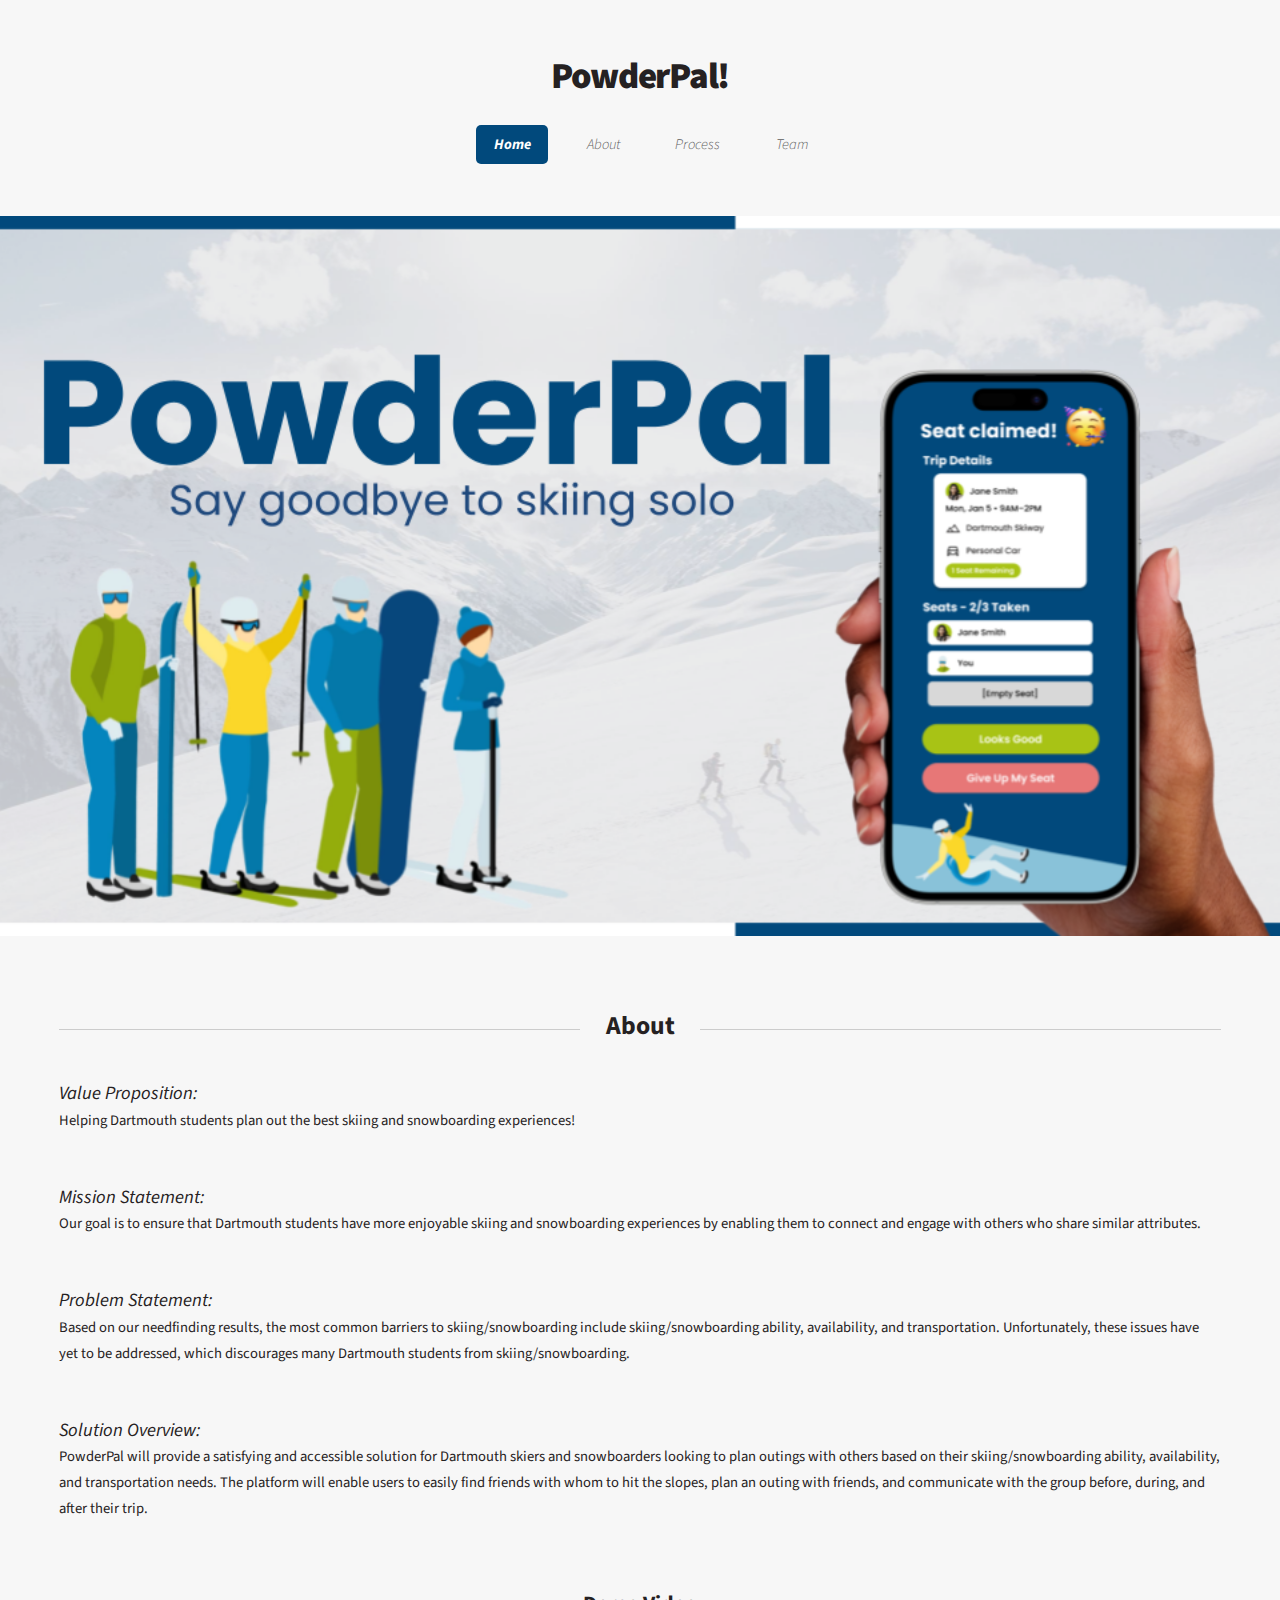
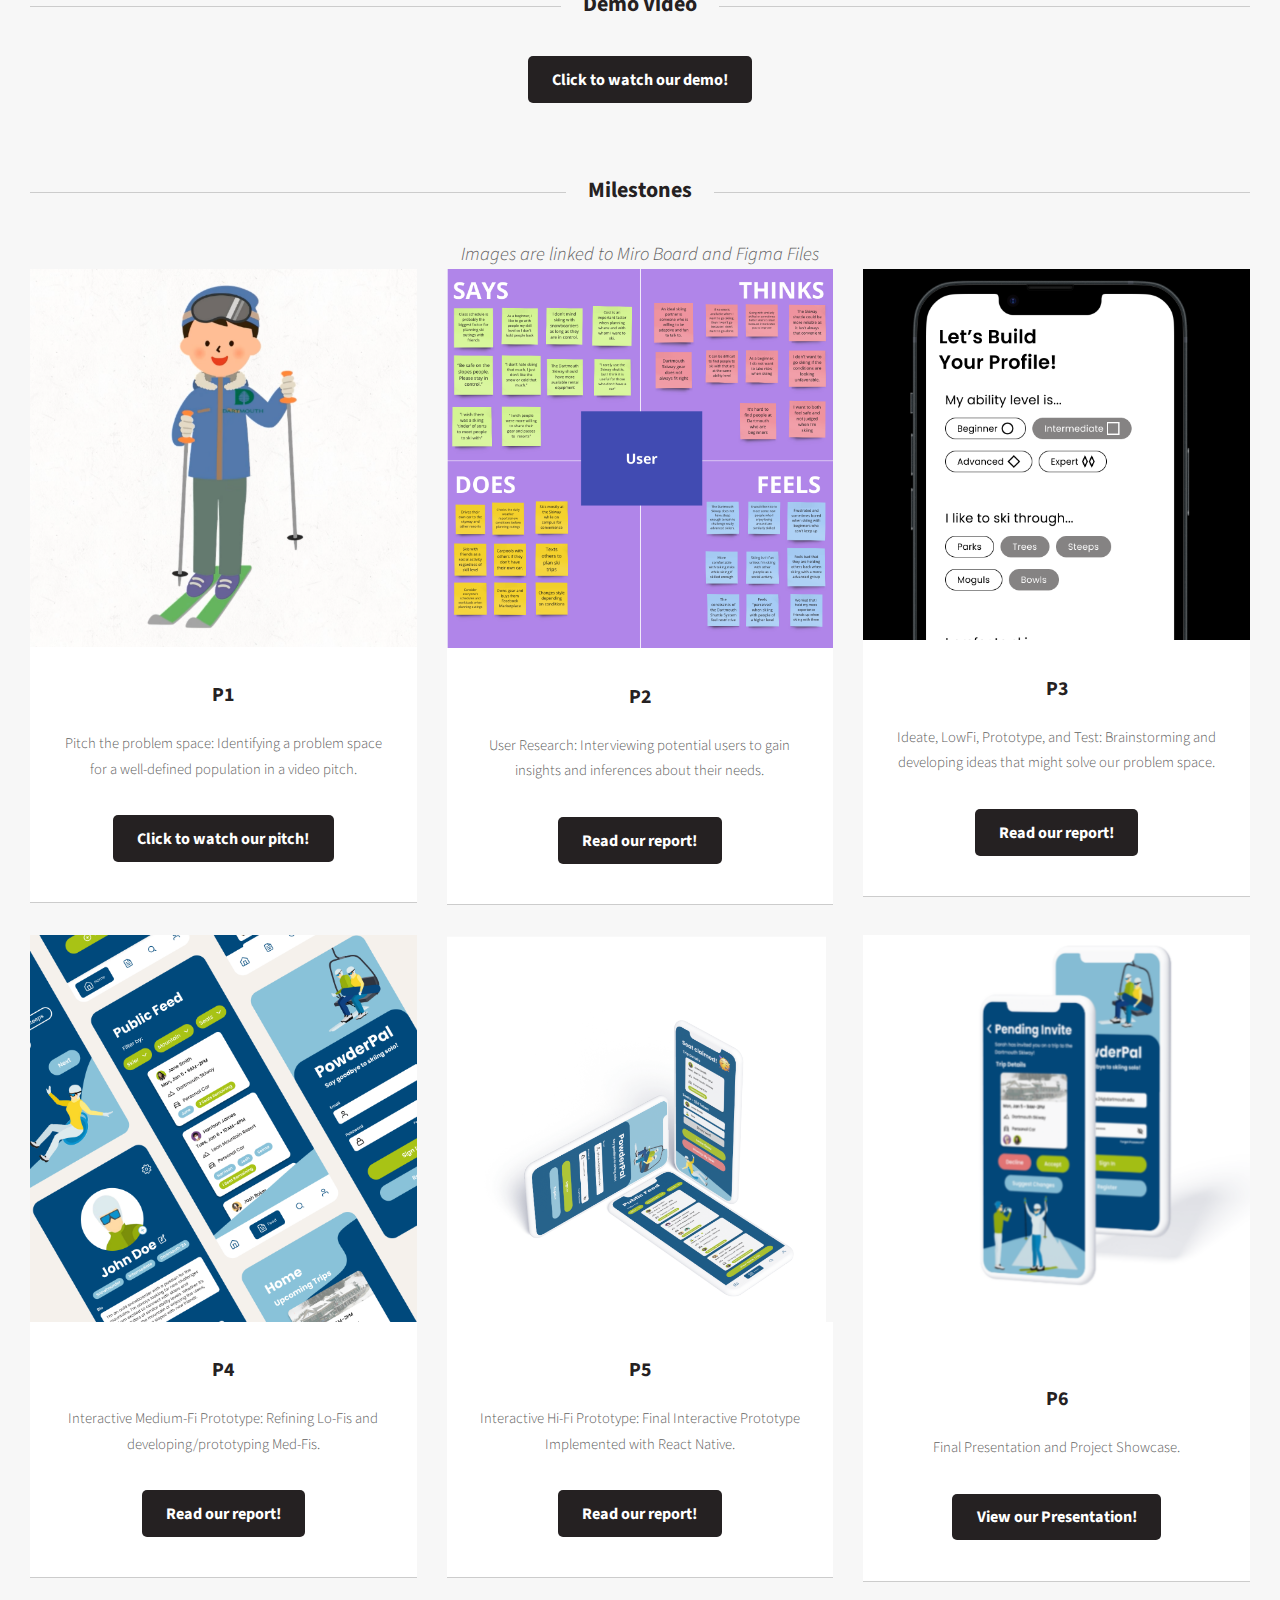
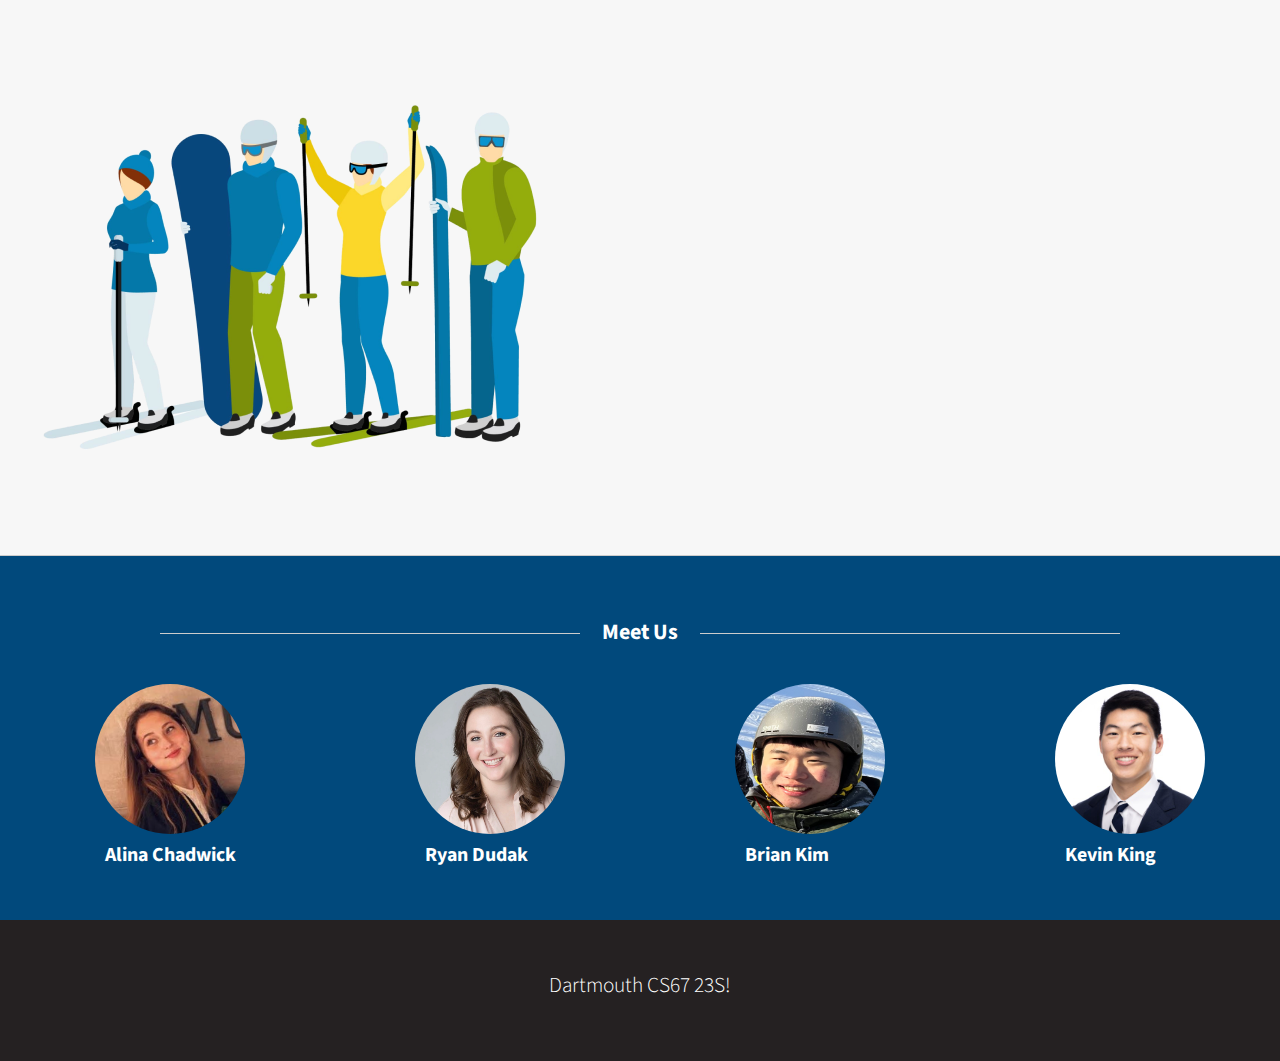
<file: index.html>
<!DOCTYPE HTML>
<!--
	Dopetrope by HTML5 UP
	html5up.net | @ajlkn
	Free for personal and commercial use under the CCA 3.0 license (html5up.net/license)
-->
<html>
	<head>
		<title>PowderPal</title>
		<meta charset="utf-8" />
		<meta name="viewport" content="width=device-width, initial-scale=1, user-scalable=no" />
		<link rel="stylesheet" href="assets/css/main.css" />
		<link rel="icon" type="image/x-icon" href="favicon.png">
		<link rel="preconnect" href="https://fonts.googleapis.com">
		<link rel="preconnect" href="https://fonts.gstatic.com" crossorigin>
		<link href="https://fonts.googleapis.com/css2?family=Poppins:wght@700&display=swap" rel="stylesheet">
	</head>
	<body class="homepage is-preload">
		<div id="page-wrapper">

			<!-- Header -->
				<section id="header">

					<!-- Logo -->
						<h1><a href="index.html">PowderPal!</a></h1>

					<!-- Nav -->
						<nav id="nav">
							<ul>
								<li class="current" ><a href="index.html" style="scroll-behavior: smooth;">Home</a></li>
								<li><a href="#intro">About</a></li>
								<li><a href="#milestones">Process</a></li>
								<li><a href="#meet">Team</a></li>
							</ul>
						</nav>

					<!-- Banner
						<section id="banner">
							<header>
								<h2>Welcome to PowderPal.</h2>
								<p>Say goodbye to skiing solo!</p>
							</header>
						</section> -->

					<!--Vector Art-->
						<section id="illustration">
							<img src="images/pitch.png" width="100%" height="100%">
						</section>

					<!-- Intro -->
						<section id="intro" class="container">
							<section>
								<header class="major">
									<h2>About</h2>
								</header>
							<div>
								<strong style="width: 100%; text-align: left; display: inline-block;">  
								<i>Value Proposition:</i> <p>Helping Dartmouth students plan out the best skiing and snowboarding experiences!</p>									
								<br />
								<br />
								<i>Mission Statement:</i> <p>Our goal is to ensure that Dartmouth students have more enjoyable skiing and snowboarding experiences by enabling them to connect and engage with others who share similar attributes.</p> 
								<br />
								<br />
								<i>Problem Statement:</i> <p>Based on our needfinding results, the most common barriers to skiing/snowboarding include skiing/snowboarding ability, availability, and transportation. Unfortunately, these issues have yet to be addressed, which discourages many Dartmouth students from skiing/snowboarding.</p>
								<br />
								<br />
								<i>Solution Overview:</i> <p>PowderPal will provide a satisfying and accessible solution for Dartmouth skiers and snowboarders looking to plan outings with others based on their skiing/snowboarding ability, availability, and transportation needs. The platform will enable users to easily find friends with whom to hit the slopes, plan an outing with friends, and communicate with the group before, during, and after their trip.</p>
							    </strong>
							</div>
							<footer>
								<!-- <ul class="actions">
									<li><a href="#" class="button large">Get Started</a></li>
									<li><a href="#" class="button alt large">Learn More</a></li>
								</ul> -->
							</footer>
						</section>

				</section>

				
				<section id="major" class="container" style="margin-top: 0;">
										<section>
											<header class="major">
												<h2>Demo Video</h2>
											</header>
										<div>
											<ul class="actions">
												<li><a href="IMG_5238.mov" class="button alt">Click to watch our demo!</a></li>
											</ul>
											<!-- <video src="IMG_5238.mov" controls style="scale: 0.5;">
												Your browser does not support the video tag.
											  </video> -->
										</div>
										<footer>
											<!-- <ul class="actions">
												<li><a href="#" class="button large">Get Started</a></li>
												<li><a href="#" class="button alt large">Learn More</a></li>
											</ul> -->
										</footer>
									</section>
			
							</section>

			<!-- Main -->
				<section id="main">
					<div class="container">
						<div class="row">
							<div class="col-12">

								<!-- Portfolio -->
									<section id="milestones">
										<header class="major">
											<h2>Milestones</h2>
										</header>
										<i>Images are linked to Miro Board and Figma Files</i>
										<div class="row">
											<div class="col-4 col-6-medium col-12-small">
												<section class="box">
													<a href="#" class="image featured"><img src="images/TED.png" alt="" /></a>
													<header>
														<h3>P1</h3>
													</header>
													<p>Pitch the problem space: Identifying a problem space for a well-defined population in a video pitch. </p>
													<footer>
														<ul class="actions">
															<li><a href="video.html" class="button alt">Click to watch our pitch!</a></li>
														</ul>
													</footer>
												</section>
											</div>
											<div class="col-4 col-6-medium col-12-small">
												<section class="box">
													<a href="https://miro.com/app/board/uXjVMTwTPOQ=/" class="image featured"><img src="images/empathy_map.png" alt="" style="size: 75%"/></a>
													<header>
														<h3>P2</h3>
													</header>
													<p>User Research: Interviewing potential users to gain insights and inferences about their needs.</p>
													<footer>
														<ul class="actions">
															<li><a href="/assets/Group 2 P2 Report.pdf" class="button alt">Read our report!</a></li>
														</ul>
													</footer>
												</section>
											</div>
											<div class="col-4 col-6-medium col-12-small">
												<section class="box">
													<a href="https://www.figma.com/proto/rGjv25mqg0uAzBrlS03Bid/PowderPal-Lo-Fis?node-id=29-309&starting-point-node-id=29%3A309" class="image featured"><img src="images/LoFi2.png" alt="" style="size: 75%"/></a>
													<header>
														<h3>P3</h3>
													</header>
													<p>Ideate, LowFi, Prototype, and Test: Brainstorming and developing ideas that might solve our problem space.</p>
													<footer>
														<ul class="actions">
															<li><a href="/assets/P3 Report.pdf" class="button alt">Read our report!</a></li>
														</ul>
													</footer>
												</section>
											</div>
											<div class="col-4 col-6-medium col-12-small">
												<section class="box">
													<a href="https://www.figma.com/proto/H8ZiNKVx8eEYM4Cy2iqpL9/PowderPal-Med-Fi?type=design&node-id=21-4165&scaling=scale-down&page-id=4%3A6430&starting-point-node-id=15%3A4024" class="image featured"><img src="images/med-fi.png" alt="" style="size: 75%"/></a>
													<header>
														<h3>P4</h3>
													</header>
													<p>Interactive Medium-Fi Prototype: Refining Lo-Fis and developing/prototyping Med-Fis.</p>
													<footer>
														<ul class="actions">
															<li><a href="/assets/P4 Report.pdf" class="button alt">Read our report!</a></li>
														</ul>
													</footer>
												</section>
											</div>
											<div class="col-4 col-6-medium col-12-small">
												<section class="box">
													<a href="https://www.figma.com/proto/hGCLwU5ebb6vLSXq0C5ZMs/PowderPal-Hi-Fis?type=design&node-id=1-2326&scaling=scale-down&page-id=0%3A1&starting-point-node-id=1%3A1559" class="image featured"><img src="images/p5.png" alt="" style="size: 75%"/></a>
													<header>
														<h3>P5</h3>
													</header>
													<p>Interactive Hi-Fi Prototype: Final Interactive Prototype Implemented with React Native.</p>
													<footer>
														<ul class="actions">
															<li><a href="P5 Report.pdf" class="button alt">Read our report!</a></li>
														</ul>
													</footer>
												</section>
											</div>
											<div class="col-4 col-6-medium col-12-small">
												<section class="box">
													<a href="https://github.com/Intro-to-HCI-Spring-2023/p5_v2-Group-2" class="image featured"><img src="images/p6.png" alt="" style="size: 75%"/></a>
													<header>
														<h3>P6</h3>
													</header>
													<p>Final Presentation and Project Showcase.</p>
													<footer>
														<ul class="actions">
															<li><a href="https://docs.google.com/presentation/d/1Am59j0kaZrcv0JGj83_El4n1WnYZzR2Eh9_HIpInkc8/edit?usp=sharing" class="button alt">View our Presentation!</a></li>
														</ul>
													</footer>
												</section>
											</div>
											<img id="illustration" src="images/Snowboard_Group.png">
										</div>
									</section>
									</div>
								</section>
							</div>
							

		
						<!-- MEET US -->
						<div>
							<section id="meet"  >
								<div  style="background-color: #01497C; bottom: 20px">
									<br/>
									<br />
								<header class="major" style="width: 75%; left: 12.5%" >
									<h2 style="background-color: #01497C; color: white;">Meet Us</h2>
								</header>
								<div class="meetus">
									<div>
										<a href="#" class="headshot"><img src="images/alina_headshot.jpeg" alt="" style="border-radius: 50%; max-width: 300; max-height: 300;"/></a>
										<h3 class="nametext">Alina Chadwick</h3>
									</div>
									<div>
										<a href="#" class="headshot"><img src="images/ryan_headshot.jpg" alt="" style="border-radius: 50%; max-width: 300; max-height: 300;" /></a>
										<h3 class="nametext">Ryan Dudak</h3>
									</div>
									<div>
										<a href="#" class="headshot"><img src="images/brian_headshot.png" alt="" style="border-radius: 50%; width: 300; height: 300;"/></a>
										<h3 class="nametext">Brian Kim</h3>
									</div>
									<div>
										<a href="#" class="headshot"><img src="images/kevin_headshot.jpeg" alt="" style="border-radius: 50%; width: 300; height: 300;"/></a>
										<h3 class="nametext">Kevin King</h3>
									</div>

								</div>
								<br />
								<br />
								</div>
								<div class="ourfoot">
									<footer>
										<p id="cs67foot">Dartmouth CS67 23S!</p>
									</footer>
								</div>
							</section>
							
						</div>
					</section>

						</div>
		
				</div>
		
		<!-- Scripts -->
			<script src="assets/js/jquery.min.js"></script>
			<script src="assets/js/jquery.dropotron.min.js"></script>
			<script src="assets/js/browser.min.js"></script>
			<script src="assets/js/breakpoints.min.js"></script>
			<script src="assets/js/util.js"></script>
			<script src="assets/js/main.js"></script>

	</body>
</html>
</file>
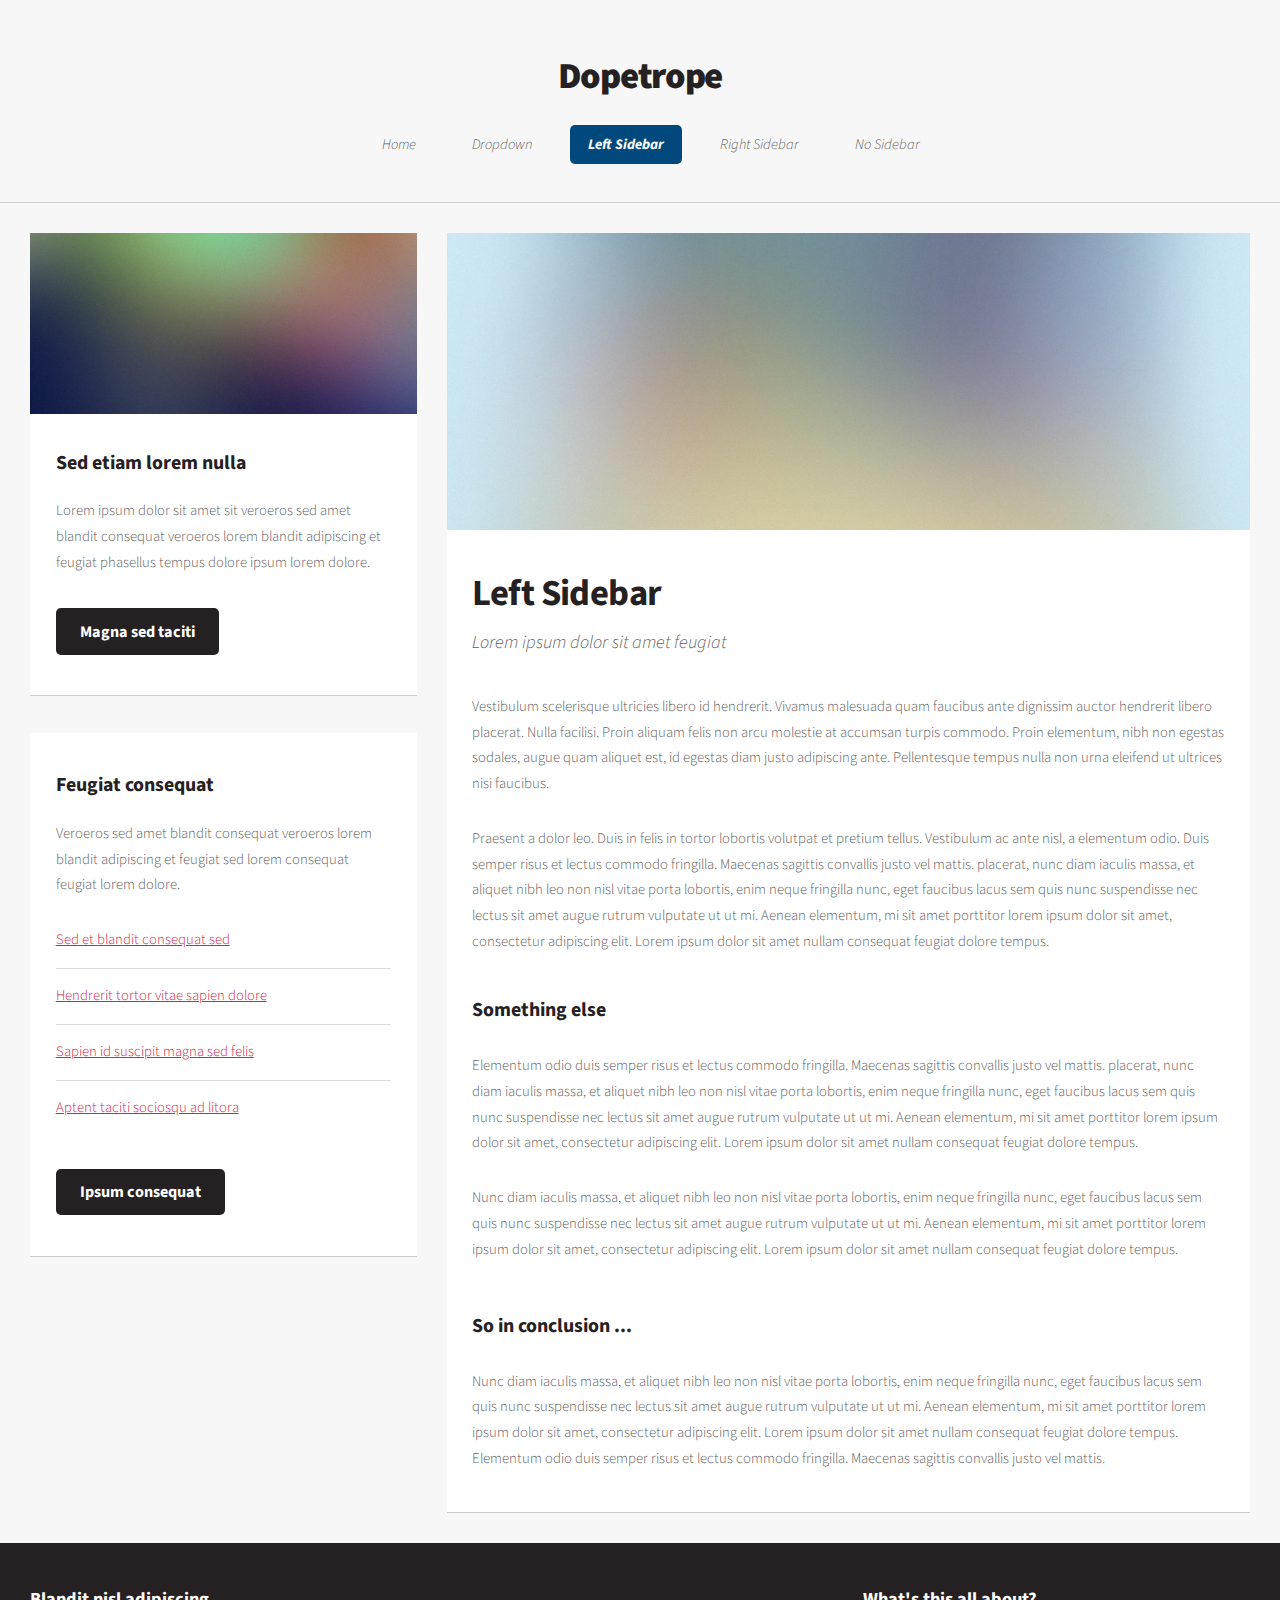
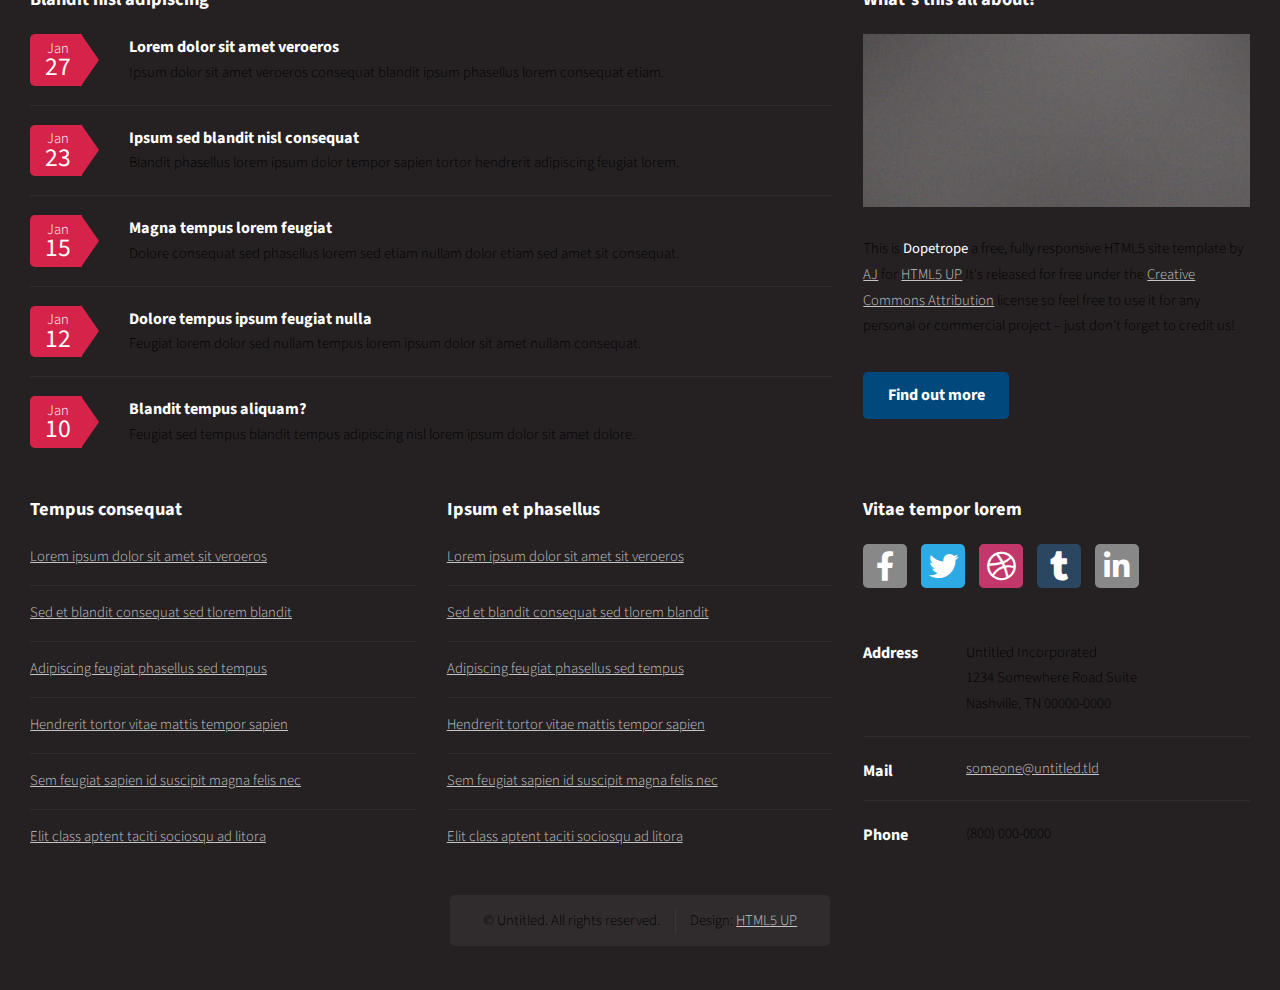
<file: left-sidebar.html>
<!DOCTYPE HTML>
<!--
	Dopetrope by HTML5 UP
	html5up.net | @ajlkn
	Free for personal and commercial use under the CCA 3.0 license (html5up.net/license)
-->
<html>
	<head>
		<title>Dopetrope by HTML5 UP</title>
		<meta charset="utf-8" />
		<meta name="viewport" content="width=device-width, initial-scale=1, user-scalable=no" />
		<link rel="stylesheet" href="assets/css/main.css" />
	</head>
	<body class="left-sidebar is-preload">
		<div id="page-wrapper">

			<!-- Header -->
				<section id="header">

					<!-- Logo -->
						<h1><a href="index.html">Dopetrope</a></h1>

					<!-- Nav -->
						<nav id="nav">
							<ul>
								<li><a href="index.html">Home</a></li>
								<li>
									<a href="#">Dropdown</a>
									<ul>
										<li><a href="#">Lorem ipsum dolor</a></li>
										<li><a href="#">Magna phasellus</a></li>
										<li><a href="#">Etiam dolore nisl</a></li>
										<li>
											<a href="#">Phasellus consequat</a>
											<ul>
												<li><a href="#">Magna phasellus</a></li>
												<li><a href="#">Etiam dolore nisl</a></li>
												<li><a href="#">Veroeros feugiat</a></li>
												<li><a href="#">Nisl sed aliquam</a></li>
												<li><a href="#">Dolore adipiscing</a></li>
											</ul>
										</li>
										<li><a href="#">Veroeros feugiat</a></li>
									</ul>
								</li>
								<li class="current"><a href="left-sidebar.html">Left Sidebar</a></li>
								<li><a href="right-sidebar.html">Right Sidebar</a></li>
								<li><a href="no-sidebar.html">No Sidebar</a></li>
							</ul>
						</nav>

				</section>

			<!-- Main -->
				<section id="main">
					<div class="container">
						<div class="row">
							<div class="col-4 col-12-medium">

								<!-- Sidebar -->
									<section class="box">
										<a href="#" class="image featured"><img src="images/pic09.jpg" alt="" /></a>
										<header>
											<h3>Sed etiam lorem nulla</h3>
										</header>
										<p>Lorem ipsum dolor sit amet sit veroeros sed amet blandit consequat veroeros lorem blandit  adipiscing et feugiat phasellus tempus dolore ipsum lorem dolore.</p>
										<footer>
											<a href="#" class="button alt">Magna sed taciti</a>
										</footer>
									</section>
									<section class="box">
										<header>
											<h3>Feugiat consequat</h3>
										</header>
										<p>Veroeros sed amet blandit consequat veroeros lorem blandit adipiscing et feugiat sed lorem consequat feugiat lorem dolore.</p>
										<ul class="divided">
											<li><a href="#">Sed et blandit consequat sed</a></li>
											<li><a href="#">Hendrerit tortor vitae sapien dolore</a></li>
											<li><a href="#">Sapien id suscipit magna sed felis</a></li>
											<li><a href="#">Aptent taciti sociosqu ad litora</a></li>
										</ul>
										<footer>
											<a href="#" class="button alt">Ipsum consequat</a>
										</footer>
									</section>

							</div>
							<div class="col-8 col-12-medium imp-medium">

								<!-- Content -->
									<article class="box post">
										<a href="#" class="image featured"><img src="images/pic01.jpg" alt="" /></a>
										<header>
											<h2>Left Sidebar</h2>
											<p>Lorem ipsum dolor sit amet feugiat</p>
										</header>
										<p>
											Vestibulum scelerisque ultricies libero id hendrerit. Vivamus malesuada quam faucibus ante dignissim auctor
											hendrerit libero placerat. Nulla facilisi. Proin aliquam felis non arcu molestie at accumsan turpis commodo.
											Proin elementum, nibh non egestas sodales, augue quam aliquet est, id egestas diam justo adipiscing ante.
											Pellentesque tempus nulla non urna eleifend ut ultrices nisi faucibus.
										</p>
										<p>
											Praesent a dolor leo. Duis in felis in tortor lobortis volutpat et pretium tellus. Vestibulum ac ante nisl,
											a elementum odio. Duis semper risus et lectus commodo fringilla. Maecenas sagittis convallis justo vel mattis.
											placerat, nunc diam iaculis massa, et aliquet nibh leo non nisl vitae porta lobortis, enim neque fringilla nunc,
											eget faucibus lacus sem quis nunc suspendisse nec lectus sit amet augue rutrum vulputate ut ut mi. Aenean
											elementum, mi sit amet porttitor lorem ipsum dolor sit amet, consectetur adipiscing elit. Lorem ipsum dolor
											sit amet nullam consequat feugiat dolore tempus.
										</p>
										<section>
											<header>
												<h3>Something else</h3>
											</header>
											<p>
												Elementum odio duis semper risus et lectus commodo fringilla. Maecenas sagittis convallis justo vel mattis.
												placerat, nunc diam iaculis massa, et aliquet nibh leo non nisl vitae porta lobortis, enim neque fringilla nunc,
												eget faucibus lacus sem quis nunc suspendisse nec lectus sit amet augue rutrum vulputate ut ut mi. Aenean
												elementum, mi sit amet porttitor lorem ipsum dolor sit amet, consectetur adipiscing elit. Lorem ipsum dolor
												sit amet nullam consequat feugiat dolore tempus.
											</p>
											<p>
												Nunc diam iaculis massa, et aliquet nibh leo non nisl vitae porta lobortis, enim neque fringilla nunc,
												eget faucibus lacus sem quis nunc suspendisse nec lectus sit amet augue rutrum vulputate ut ut mi. Aenean
												elementum, mi sit amet porttitor lorem ipsum dolor sit amet, consectetur adipiscing elit. Lorem ipsum dolor
												sit amet nullam consequat feugiat dolore tempus.
											</p>
										</section>
										<section>
											<header>
												<h3>So in conclusion ...</h3>
											</header>
											<p>
												Nunc diam iaculis massa, et aliquet nibh leo non nisl vitae porta lobortis, enim neque fringilla nunc,
												eget faucibus lacus sem quis nunc suspendisse nec lectus sit amet augue rutrum vulputate ut ut mi. Aenean
												elementum, mi sit amet porttitor lorem ipsum dolor sit amet, consectetur adipiscing elit. Lorem ipsum dolor
												sit amet nullam consequat feugiat dolore tempus. Elementum odio duis semper risus et lectus commodo fringilla.
												Maecenas sagittis convallis justo vel mattis.
											</p>
										</section>
									</article>

							</div>
						</div>
					</div>
				</section>

			<!-- Footer -->
				<section id="footer">
					<div class="container">
						<div class="row">
							<div class="col-8 col-12-medium">
								<section>
									<header>
										<h2>Blandit nisl adipiscing</h2>
									</header>
									<ul class="dates">
										<li>
											<span class="date">Jan <strong>27</strong></span>
											<h3><a href="#">Lorem dolor sit amet veroeros</a></h3>
											<p>Ipsum dolor sit amet veroeros consequat blandit ipsum phasellus lorem consequat etiam.</p>
										</li>
										<li>
											<span class="date">Jan <strong>23</strong></span>
											<h3><a href="#">Ipsum sed blandit nisl consequat</a></h3>
											<p>Blandit phasellus lorem ipsum dolor tempor sapien tortor hendrerit adipiscing feugiat lorem.</p>
										</li>
										<li>
											<span class="date">Jan <strong>15</strong></span>
											<h3><a href="#">Magna tempus lorem feugiat</a></h3>
											<p>Dolore consequat sed phasellus lorem sed etiam nullam dolor etiam sed amet sit consequat.</p>
										</li>
										<li>
											<span class="date">Jan <strong>12</strong></span>
											<h3><a href="#">Dolore tempus ipsum feugiat nulla</a></h3>
											<p>Feugiat lorem dolor sed nullam tempus lorem ipsum dolor sit amet nullam consequat.</p>
										</li>
										<li>
											<span class="date">Jan <strong>10</strong></span>
											<h3><a href="#">Blandit tempus aliquam?</a></h3>
											<p>Feugiat sed tempus blandit tempus adipiscing nisl lorem ipsum dolor sit amet dolore.</p>
										</li>
									</ul>
								</section>
							</div>
							<div class="col-4 col-12-medium">
								<section>
									<header>
										<h2>What's this all about?</h2>
									</header>
									<a href="#" class="image featured"><img src="images/pic10.jpg" alt="" /></a>
									<p>
										This is <strong>Dopetrope</strong> a free, fully responsive HTML5 site template by
										<a href="http://twitter.com/ajlkn">AJ</a> for <a href="http://html5up.net/">HTML5 UP</a> It's released for free under
										the <a href="http://html5up.net/license/">Creative Commons Attribution</a> license so feel free to use it for any personal or commercial project &ndash; just don't forget to credit us!
									</p>
									<footer>
										<ul class="actions">
											<li><a href="#" class="button">Find out more</a></li>
										</ul>
									</footer>
								</section>
							</div>
							<div class="col-4 col-6-medium col-12-small">
								<section>
									<header>
										<h2>Tempus consequat</h2>
									</header>
									<ul class="divided">
										<li><a href="#">Lorem ipsum dolor sit amet sit veroeros</a></li>
										<li><a href="#">Sed et blandit consequat sed tlorem blandit</a></li>
										<li><a href="#">Adipiscing feugiat phasellus sed tempus</a></li>
										<li><a href="#">Hendrerit tortor vitae mattis tempor sapien</a></li>
										<li><a href="#">Sem feugiat sapien id suscipit magna felis nec</a></li>
										<li><a href="#">Elit class aptent taciti sociosqu ad litora</a></li>
									</ul>
								</section>
							</div>
							<div class="col-4 col-6-medium col-12-small">
								<section>
									<header>
										<h2>Ipsum et phasellus</h2>
									</header>
									<ul class="divided">
										<li><a href="#">Lorem ipsum dolor sit amet sit veroeros</a></li>
										<li><a href="#">Sed et blandit consequat sed tlorem blandit</a></li>
										<li><a href="#">Adipiscing feugiat phasellus sed tempus</a></li>
										<li><a href="#">Hendrerit tortor vitae mattis tempor sapien</a></li>
										<li><a href="#">Sem feugiat sapien id suscipit magna felis nec</a></li>
										<li><a href="#">Elit class aptent taciti sociosqu ad litora</a></li>
									</ul>
								</section>
							</div>
							<div class="col-4 col-12-medium">
								<section>
									<header>
										<h2>Vitae tempor lorem</h2>
									</header>
									<ul class="social">
										<li><a class="icon brands fa-facebook-f" href="#"><span class="label">Facebook</span></a></li>
										<li><a class="icon brands fa-twitter" href="#"><span class="label">Twitter</span></a></li>
										<li><a class="icon brands fa-dribbble" href="#"><span class="label">Dribbble</span></a></li>
										<li><a class="icon brands fa-tumblr" href="#"><span class="label">Tumblr</span></a></li>
										<li><a class="icon brands fa-linkedin-in" href="#"><span class="label">LinkedIn</span></a></li>
									</ul>
									<ul class="contact">
										<li>
											<h3>Address</h3>
											<p>
												Untitled Incorporated<br />
												1234 Somewhere Road Suite<br />
												Nashville, TN 00000-0000
											</p>
										</li>
										<li>
											<h3>Mail</h3>
											<p><a href="#">someone@untitled.tld</a></p>
										</li>
										<li>
											<h3>Phone</h3>
											<p>(800) 000-0000</p>
										</li>
									</ul>
								</section>
							</div>
							<div class="col-12">

								<!-- Copyright -->
									<div id="copyright">
										<ul class="links">
											<li>&copy; Untitled. All rights reserved.</li><li>Design: <a href="http://html5up.net">HTML5 UP</a></li>
										</ul>
									</div>

							</div>
						</div>
					</div>
				</section>

		</div>

		<!-- Scripts -->
			<script src="assets/js/jquery.min.js"></script>
			<script src="assets/js/jquery.dropotron.min.js"></script>
			<script src="assets/js/browser.min.js"></script>
			<script src="assets/js/breakpoints.min.js"></script>
			<script src="assets/js/util.js"></script>
			<script src="assets/js/main.js"></script>

	</body>
</html>
</file>
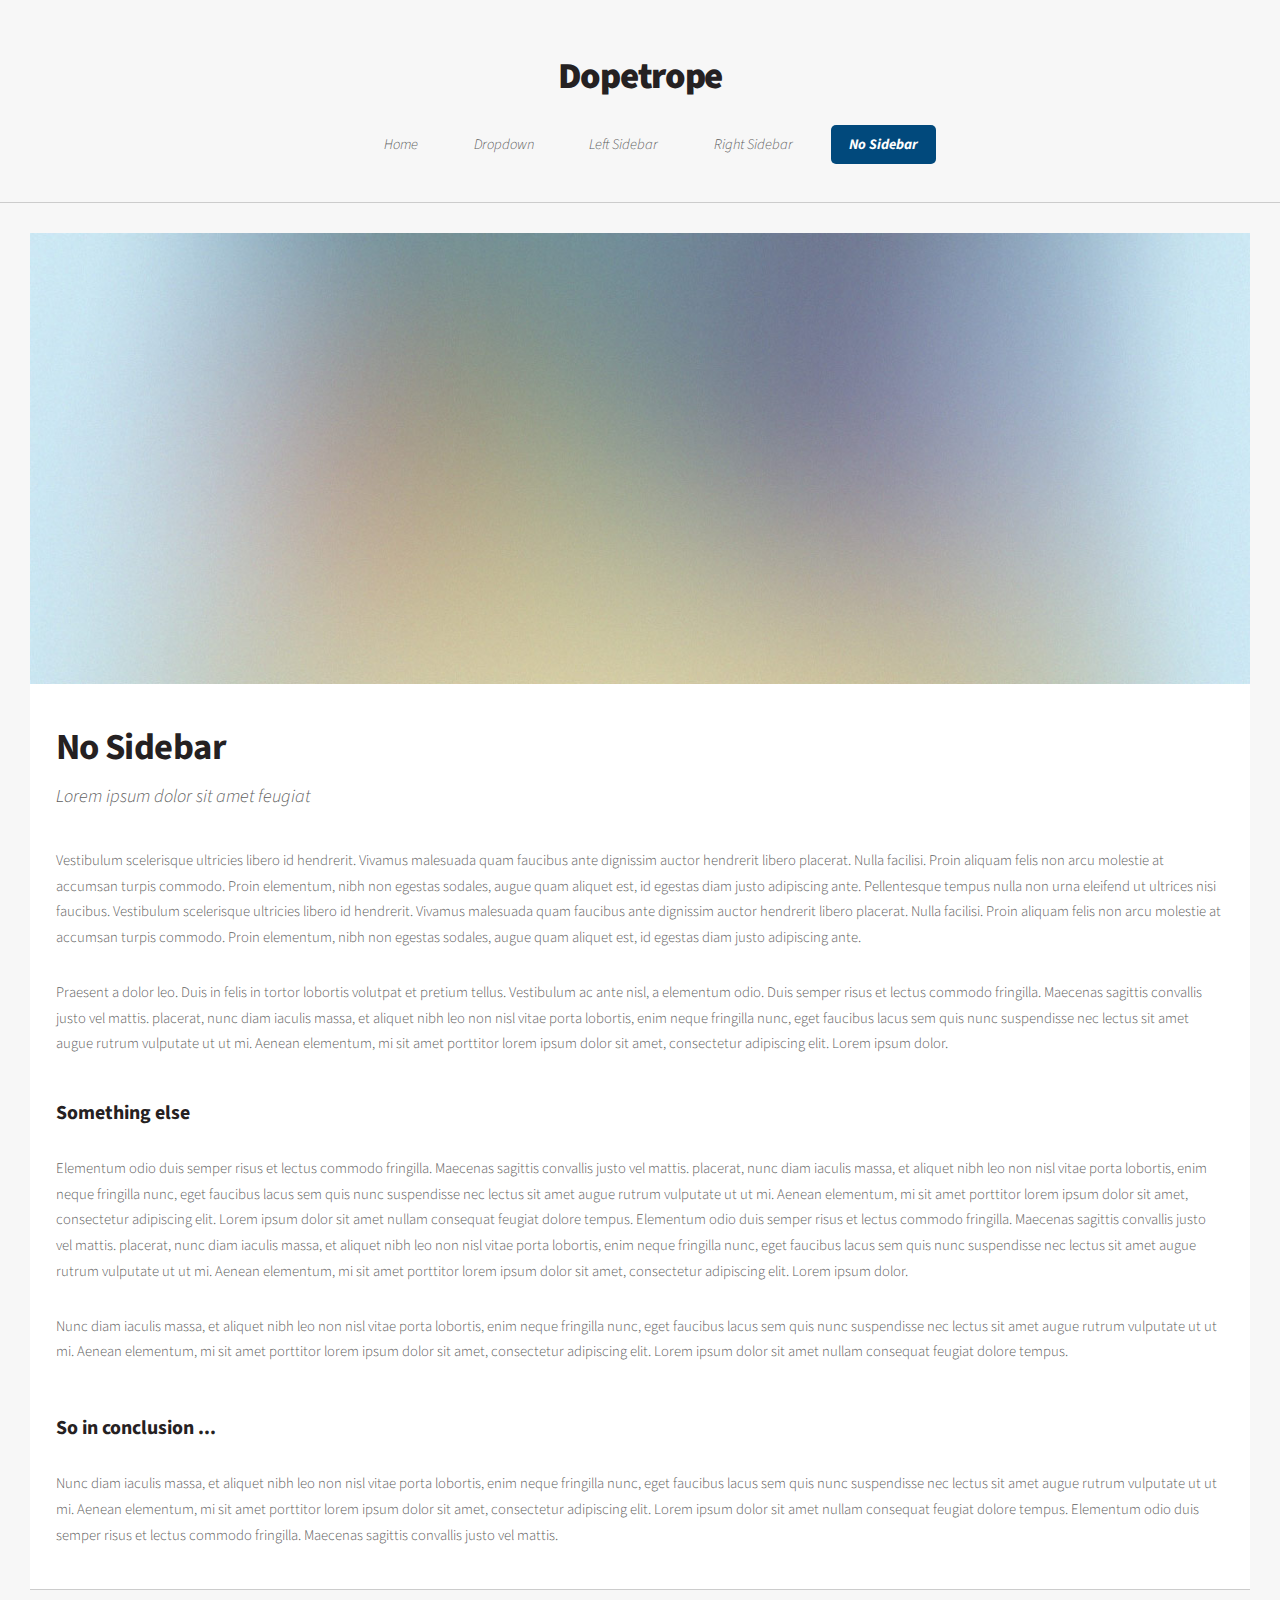
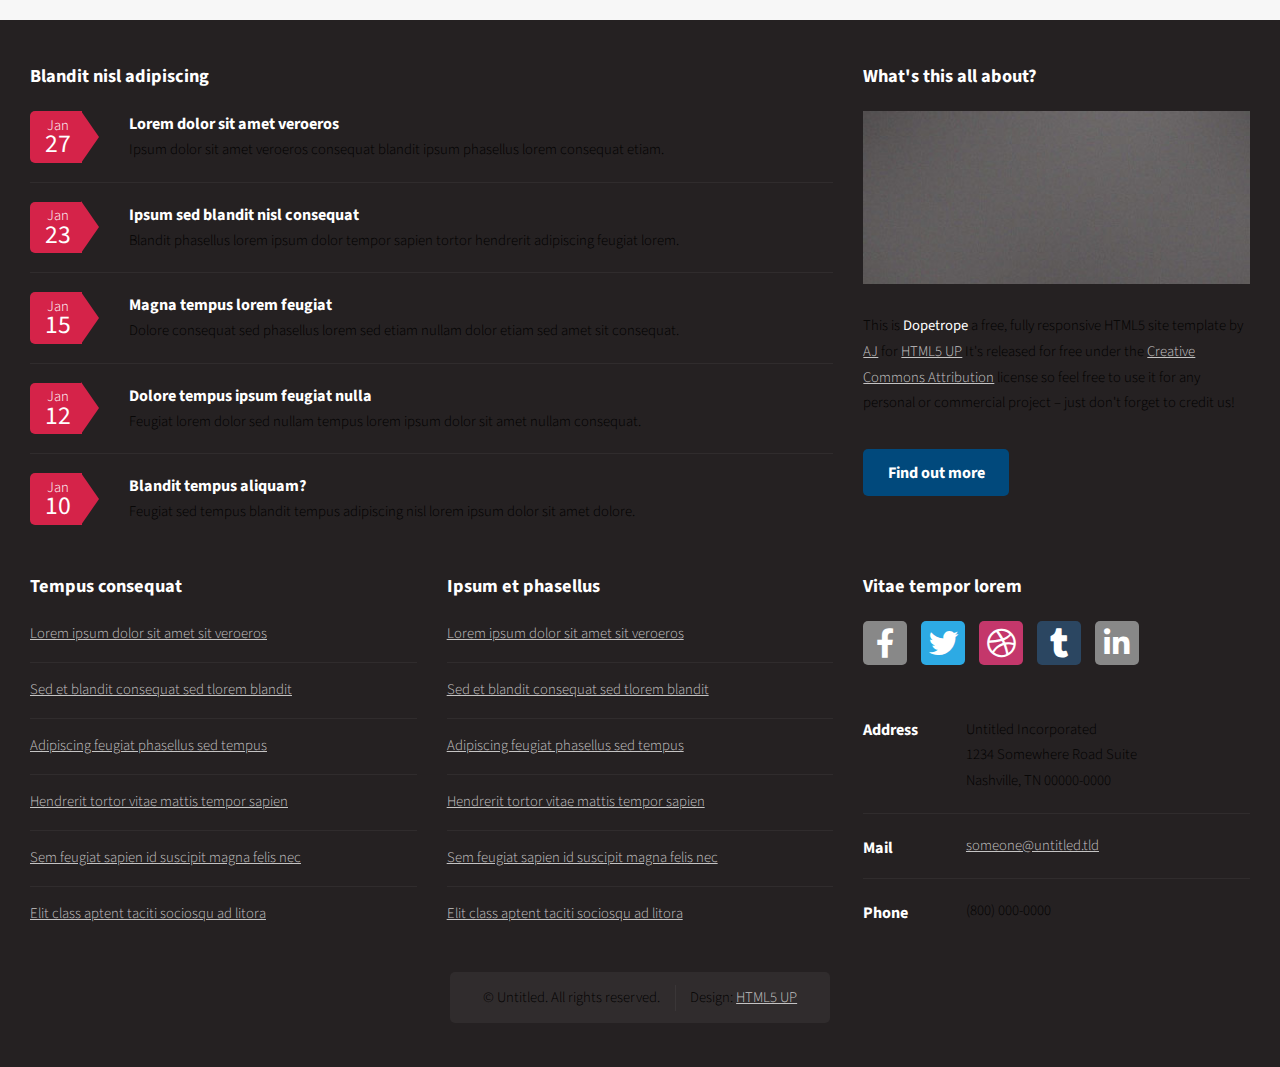
<file: no-sidebar.html>
<!DOCTYPE HTML>
<!--
	Dopetrope by HTML5 UP
	html5up.net | @ajlkn
	Free for personal and commercial use under the CCA 3.0 license (html5up.net/license)
-->
<html>
	<head>
		<title>Dopetrope by HTML5 UP</title>
		<meta charset="utf-8" />
		<meta name="viewport" content="width=device-width, initial-scale=1, user-scalable=no" />
		<link rel="stylesheet" href="assets/css/main.css" />
	</head>
	<body class="no-sidebar is-preload">
		<div id="page-wrapper">

			<!-- Header -->
				<section id="header">

					<!-- Logo -->
						<h1><a href="index.html">Dopetrope</a></h1>

					<!-- Nav -->
						<nav id="nav">
							<ul>
								<li><a href="index.html">Home</a></li>
								<li>
									<a href="#">Dropdown</a>
									<ul>
										<li><a href="#">Lorem ipsum dolor</a></li>
										<li><a href="#">Magna phasellus</a></li>
										<li><a href="#">Etiam dolore nisl</a></li>
										<li>
											<a href="#">Phasellus consequat</a>
											<ul>
												<li><a href="#">Magna phasellus</a></li>
												<li><a href="#">Etiam dolore nisl</a></li>
												<li><a href="#">Veroeros feugiat</a></li>
												<li><a href="#">Nisl sed aliquam</a></li>
												<li><a href="#">Dolore adipiscing</a></li>
											</ul>
										</li>
										<li><a href="#">Veroeros feugiat</a></li>
									</ul>
								</li>
								<li><a href="left-sidebar.html">Left Sidebar</a></li>
								<li><a href="right-sidebar.html">Right Sidebar</a></li>
								<li class="current"><a href="no-sidebar.html">No Sidebar</a></li>
							</ul>
						</nav>

				</section>

			<!-- Main -->
				<section id="main">
					<div class="container">

						<!-- Content -->
							<article class="box post">
								<a href="#" class="image featured"><img src="images/pic01.jpg" alt="" /></a>
								<header>
									<h2>No Sidebar</h2>
									<p>Lorem ipsum dolor sit amet feugiat</p>
								</header>
								<p>
									Vestibulum scelerisque ultricies libero id hendrerit. Vivamus malesuada quam faucibus ante dignissim auctor
									hendrerit libero placerat. Nulla facilisi. Proin aliquam felis non arcu molestie at accumsan turpis commodo.
									Proin elementum, nibh non egestas sodales, augue quam aliquet est, id egestas diam justo adipiscing ante.
									Pellentesque tempus nulla non urna eleifend ut ultrices nisi faucibus.
									Vestibulum scelerisque ultricies libero id hendrerit. Vivamus malesuada quam faucibus ante dignissim auctor
									hendrerit libero placerat. Nulla facilisi. Proin aliquam felis non arcu molestie at accumsan turpis commodo.
									Proin elementum, nibh non egestas sodales, augue quam aliquet est, id egestas diam justo adipiscing ante.
								</p>
								<p>
									Praesent a dolor leo. Duis in felis in tortor lobortis volutpat et pretium tellus. Vestibulum ac ante nisl,
									a elementum odio. Duis semper risus et lectus commodo fringilla. Maecenas sagittis convallis justo vel mattis.
									placerat, nunc diam iaculis massa, et aliquet nibh leo non nisl vitae porta lobortis, enim neque fringilla nunc,
									eget faucibus lacus sem quis nunc suspendisse nec lectus sit amet augue rutrum vulputate ut ut mi. Aenean
									elementum, mi sit amet porttitor lorem ipsum dolor sit amet, consectetur adipiscing elit. Lorem ipsum dolor.
								</p>
								<section>
									<header>
										<h3>Something else</h3>
									</header>
									<p>
										Elementum odio duis semper risus et lectus commodo fringilla. Maecenas sagittis convallis justo vel mattis.
										placerat, nunc diam iaculis massa, et aliquet nibh leo non nisl vitae porta lobortis, enim neque fringilla nunc,
										eget faucibus lacus sem quis nunc suspendisse nec lectus sit amet augue rutrum vulputate ut ut mi. Aenean
										elementum, mi sit amet porttitor lorem ipsum dolor sit amet, consectetur adipiscing elit. Lorem ipsum dolor
										sit amet nullam consequat feugiat dolore tempus.
										Elementum odio duis semper risus et lectus commodo fringilla. Maecenas sagittis convallis justo vel mattis.
										placerat, nunc diam iaculis massa, et aliquet nibh leo non nisl vitae porta lobortis, enim neque fringilla nunc,
										eget faucibus lacus sem quis nunc suspendisse nec lectus sit amet augue rutrum vulputate ut ut mi. Aenean
										elementum, mi sit amet porttitor lorem ipsum dolor sit amet, consectetur adipiscing elit. Lorem ipsum dolor.
									</p>
									<p>
										Nunc diam iaculis massa, et aliquet nibh leo non nisl vitae porta lobortis, enim neque fringilla nunc,
										eget faucibus lacus sem quis nunc suspendisse nec lectus sit amet augue rutrum vulputate ut ut mi. Aenean
										elementum, mi sit amet porttitor lorem ipsum dolor sit amet, consectetur adipiscing elit. Lorem ipsum dolor
										sit amet nullam consequat feugiat dolore tempus.
									</p>
								</section>
								<section>
									<header>
										<h3>So in conclusion ...</h3>
									</header>
									<p>
										Nunc diam iaculis massa, et aliquet nibh leo non nisl vitae porta lobortis, enim neque fringilla nunc,
										eget faucibus lacus sem quis nunc suspendisse nec lectus sit amet augue rutrum vulputate ut ut mi. Aenean
										elementum, mi sit amet porttitor lorem ipsum dolor sit amet, consectetur adipiscing elit. Lorem ipsum dolor
										sit amet nullam consequat feugiat dolore tempus. Elementum odio duis semper risus et lectus commodo fringilla.
										Maecenas sagittis convallis justo vel mattis.
									</p>
								</section>
							</article>

					</div>
				</section>

			<!-- Footer -->
				<section id="footer">
					<div class="container">
						<div class="row">
							<div class="col-8 col-12-medium">
								<section>
									<header>
										<h2>Blandit nisl adipiscing</h2>
									</header>
									<ul class="dates">
										<li>
											<span class="date">Jan <strong>27</strong></span>
											<h3><a href="#">Lorem dolor sit amet veroeros</a></h3>
											<p>Ipsum dolor sit amet veroeros consequat blandit ipsum phasellus lorem consequat etiam.</p>
										</li>
										<li>
											<span class="date">Jan <strong>23</strong></span>
											<h3><a href="#">Ipsum sed blandit nisl consequat</a></h3>
											<p>Blandit phasellus lorem ipsum dolor tempor sapien tortor hendrerit adipiscing feugiat lorem.</p>
										</li>
										<li>
											<span class="date">Jan <strong>15</strong></span>
											<h3><a href="#">Magna tempus lorem feugiat</a></h3>
											<p>Dolore consequat sed phasellus lorem sed etiam nullam dolor etiam sed amet sit consequat.</p>
										</li>
										<li>
											<span class="date">Jan <strong>12</strong></span>
											<h3><a href="#">Dolore tempus ipsum feugiat nulla</a></h3>
											<p>Feugiat lorem dolor sed nullam tempus lorem ipsum dolor sit amet nullam consequat.</p>
										</li>
										<li>
											<span class="date">Jan <strong>10</strong></span>
											<h3><a href="#">Blandit tempus aliquam?</a></h3>
											<p>Feugiat sed tempus blandit tempus adipiscing nisl lorem ipsum dolor sit amet dolore.</p>
										</li>
									</ul>
								</section>
							</div>
							<div class="col-4 col-12-medium">
								<section>
									<header>
										<h2>What's this all about?</h2>
									</header>
									<a href="#" class="image featured"><img src="images/pic10.jpg" alt="" /></a>
									<p>
										This is <strong>Dopetrope</strong> a free, fully responsive HTML5 site template by
										<a href="http://twitter.com/ajlkn">AJ</a> for <a href="http://html5up.net/">HTML5 UP</a> It's released for free under
										the <a href="http://html5up.net/license/">Creative Commons Attribution</a> license so feel free to use it for any personal or commercial project &ndash; just don't forget to credit us!
									</p>
									<footer>
										<ul class="actions">
											<li><a href="#" class="button">Find out more</a></li>
										</ul>
									</footer>
								</section>
							</div>
							<div class="col-4 col-6-medium col-12-small">
								<section>
									<header>
										<h2>Tempus consequat</h2>
									</header>
									<ul class="divided">
										<li><a href="#">Lorem ipsum dolor sit amet sit veroeros</a></li>
										<li><a href="#">Sed et blandit consequat sed tlorem blandit</a></li>
										<li><a href="#">Adipiscing feugiat phasellus sed tempus</a></li>
										<li><a href="#">Hendrerit tortor vitae mattis tempor sapien</a></li>
										<li><a href="#">Sem feugiat sapien id suscipit magna felis nec</a></li>
										<li><a href="#">Elit class aptent taciti sociosqu ad litora</a></li>
									</ul>
								</section>
							</div>
							<div class="col-4 col-6-medium col-12-small">
								<section>
									<header>
										<h2>Ipsum et phasellus</h2>
									</header>
									<ul class="divided">
										<li><a href="#">Lorem ipsum dolor sit amet sit veroeros</a></li>
										<li><a href="#">Sed et blandit consequat sed tlorem blandit</a></li>
										<li><a href="#">Adipiscing feugiat phasellus sed tempus</a></li>
										<li><a href="#">Hendrerit tortor vitae mattis tempor sapien</a></li>
										<li><a href="#">Sem feugiat sapien id suscipit magna felis nec</a></li>
										<li><a href="#">Elit class aptent taciti sociosqu ad litora</a></li>
									</ul>
								</section>
							</div>
							<div class="col-4 col-12-medium">
								<section>
									<header>
										<h2>Vitae tempor lorem</h2>
									</header>
									<ul class="social">
										<li><a class="icon brands fa-facebook-f" href="#"><span class="label">Facebook</span></a></li>
										<li><a class="icon brands fa-twitter" href="#"><span class="label">Twitter</span></a></li>
										<li><a class="icon brands fa-dribbble" href="#"><span class="label">Dribbble</span></a></li>
										<li><a class="icon brands fa-tumblr" href="#"><span class="label">Tumblr</span></a></li>
										<li><a class="icon brands fa-linkedin-in" href="#"><span class="label">LinkedIn</span></a></li>
									</ul>
									<ul class="contact">
										<li>
											<h3>Address</h3>
											<p>
												Untitled Incorporated<br />
												1234 Somewhere Road Suite<br />
												Nashville, TN 00000-0000
											</p>
										</li>
										<li>
											<h3>Mail</h3>
											<p><a href="#">someone@untitled.tld</a></p>
										</li>
										<li>
											<h3>Phone</h3>
											<p>(800) 000-0000</p>
										</li>
									</ul>
								</section>
							</div>
							<div class="col-12">

								<!-- Copyright -->
									<div id="copyright">
										<ul class="links">
											<li>&copy; Untitled. All rights reserved.</li><li>Design: <a href="http://html5up.net">HTML5 UP</a></li>
										</ul>
									</div>

							</div>
						</div>
					</div>
				</section>

		</div>

		<!-- Scripts -->
			<script src="assets/js/jquery.min.js"></script>
			<script src="assets/js/jquery.dropotron.min.js"></script>
			<script src="assets/js/browser.min.js"></script>
			<script src="assets/js/breakpoints.min.js"></script>
			<script src="assets/js/util.js"></script>
			<script src="assets/js/main.js"></script>

	</body>
</html>
</file>
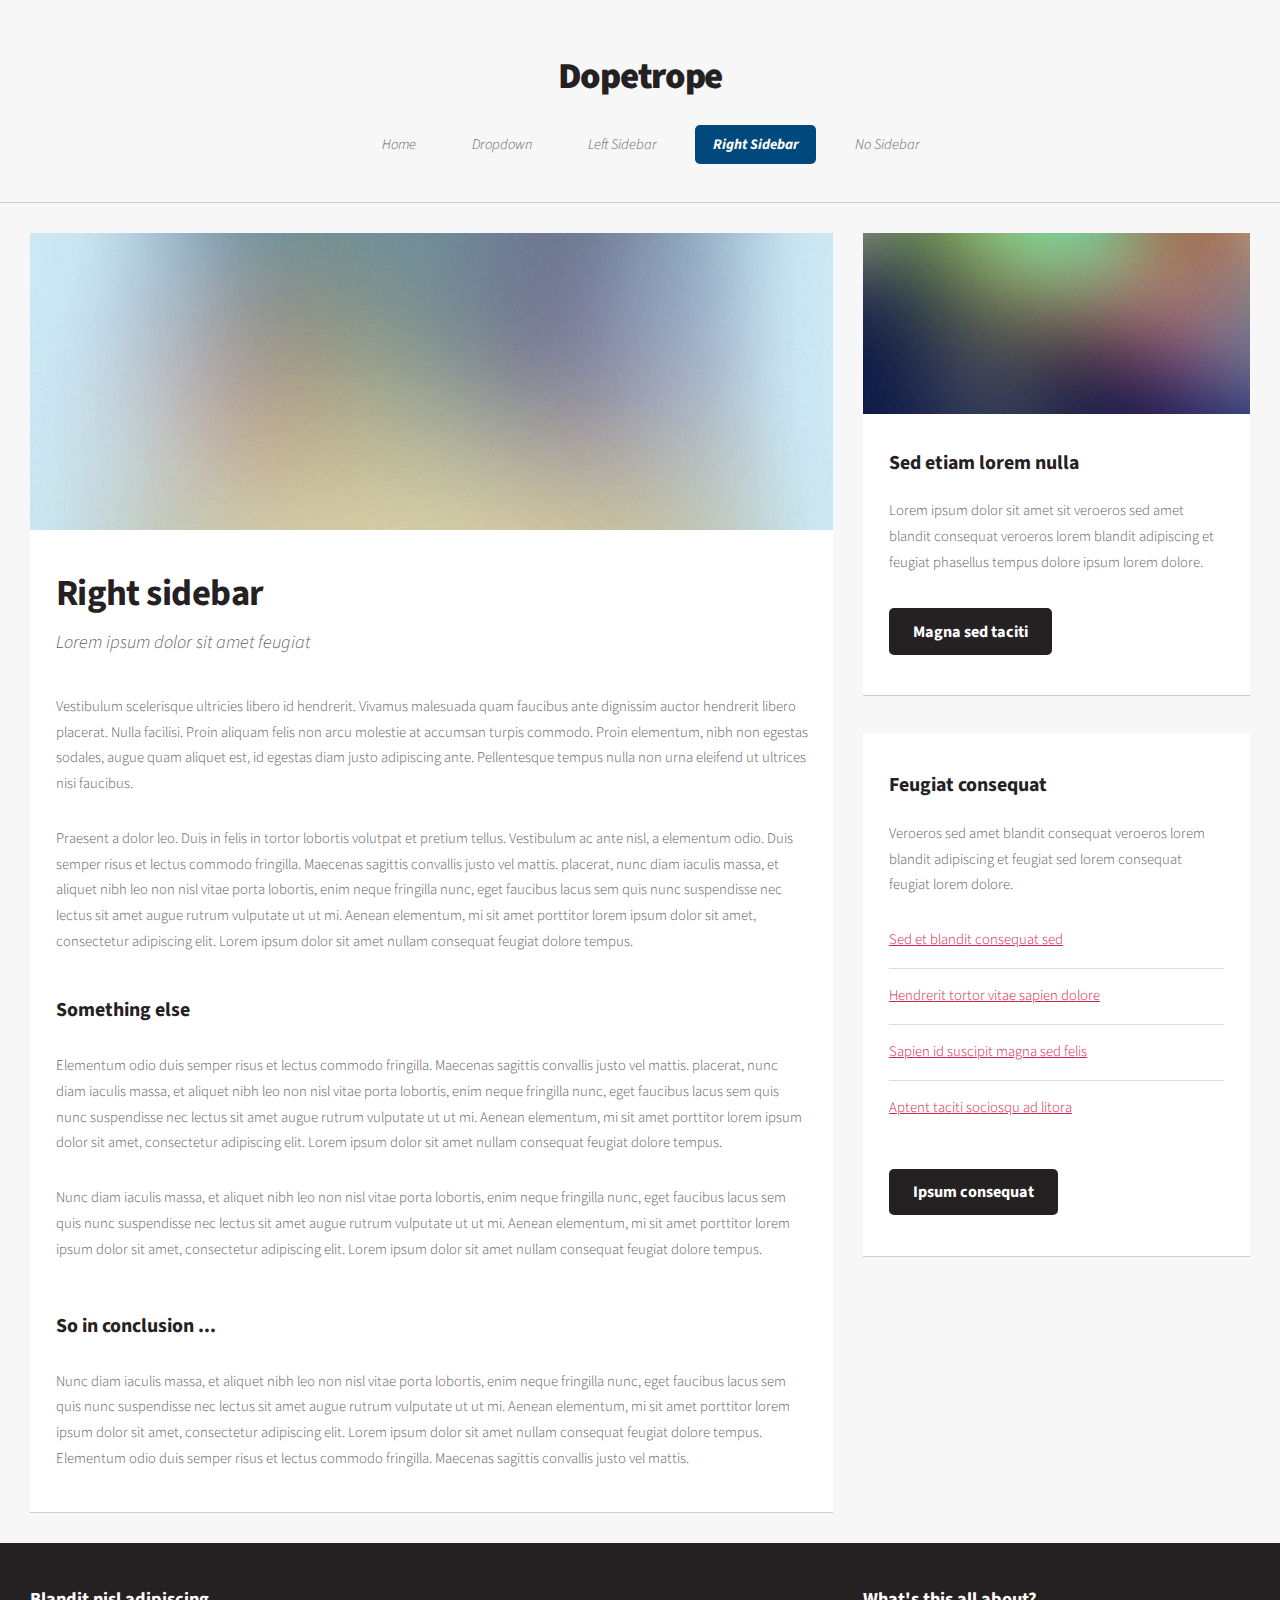
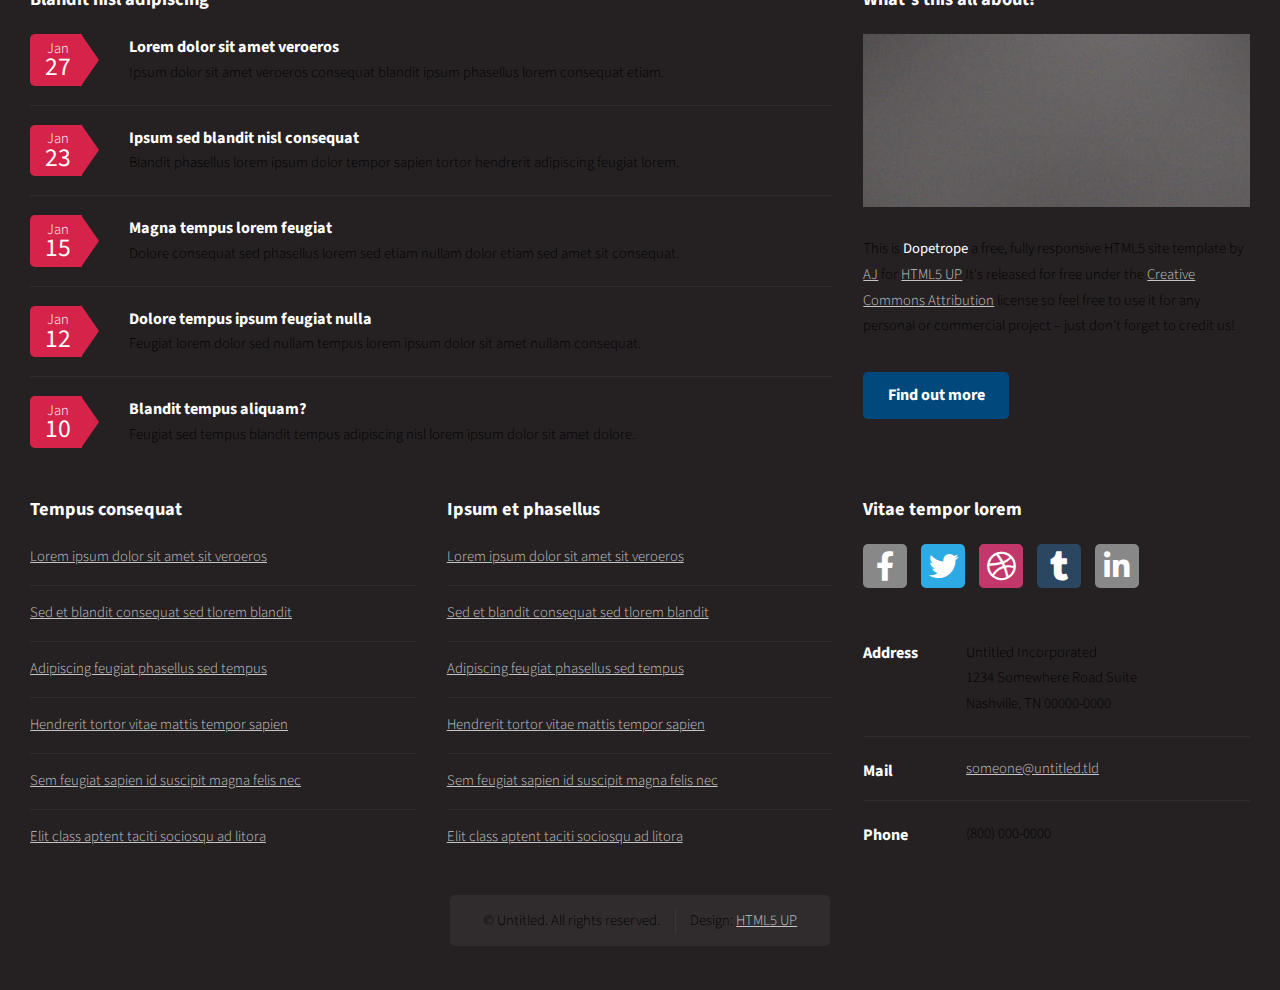
<file: right-sidebar.html>
<!DOCTYPE HTML>
<!--
	Dopetrope by HTML5 UP
	html5up.net | @ajlkn
	Free for personal and commercial use under the CCA 3.0 license (html5up.net/license)
-->
<html>
	<head>
		<title>Dopetrope by HTML5 UP</title>
		<meta charset="utf-8" />
		<meta name="viewport" content="width=device-width, initial-scale=1, user-scalable=no" />
		<link rel="stylesheet" href="assets/css/main.css" />
	</head>
	<body class="right-sidebar is-preload">
		<div id="page-wrapper">

			<!-- Header -->
				<section id="header">

					<!-- Logo -->
						<h1><a href="index.html">Dopetrope</a></h1>

					<!-- Nav -->
						<nav id="nav">
							<ul>
								<li><a href="index.html">Home</a></li>
								<li>
									<a href="#">Dropdown</a>
									<ul>
										<li><a href="#">Lorem ipsum dolor</a></li>
										<li><a href="#">Magna phasellus</a></li>
										<li><a href="#">Etiam dolore nisl</a></li>
										<li>
											<a href="#">Phasellus consequat</a>
											<ul>
												<li><a href="#">Magna phasellus</a></li>
												<li><a href="#">Etiam dolore nisl</a></li>
												<li><a href="#">Veroeros feugiat</a></li>
												<li><a href="#">Nisl sed aliquam</a></li>
												<li><a href="#">Dolore adipiscing</a></li>
											</ul>
										</li>
										<li><a href="#">Veroeros feugiat</a></li>
									</ul>
								</li>
								<li><a href="left-sidebar.html">Left Sidebar</a></li>
								<li class="current"><a href="right-sidebar.html">Right Sidebar</a></li>
								<li><a href="no-sidebar.html">No Sidebar</a></li>
							</ul>
						</nav>

				</section>

			<!-- Main -->
				<section id="main">
					<div class="container">
						<div class="row">
							<div class="col-8 col-12-medium">

								<!-- Content -->
									<article class="box post">
										<a href="#" class="image featured"><img src="images/pic01.jpg" alt="" /></a>
										<header>
											<h2>Right sidebar</h2>
											<p>Lorem ipsum dolor sit amet feugiat</p>
										</header>
										<p>
											Vestibulum scelerisque ultricies libero id hendrerit. Vivamus malesuada quam faucibus ante dignissim auctor
											hendrerit libero placerat. Nulla facilisi. Proin aliquam felis non arcu molestie at accumsan turpis commodo.
											Proin elementum, nibh non egestas sodales, augue quam aliquet est, id egestas diam justo adipiscing ante.
											Pellentesque tempus nulla non urna eleifend ut ultrices nisi faucibus.
										</p>
										<p>
											Praesent a dolor leo. Duis in felis in tortor lobortis volutpat et pretium tellus. Vestibulum ac ante nisl,
											a elementum odio. Duis semper risus et lectus commodo fringilla. Maecenas sagittis convallis justo vel mattis.
											placerat, nunc diam iaculis massa, et aliquet nibh leo non nisl vitae porta lobortis, enim neque fringilla nunc,
											eget faucibus lacus sem quis nunc suspendisse nec lectus sit amet augue rutrum vulputate ut ut mi. Aenean
											elementum, mi sit amet porttitor lorem ipsum dolor sit amet, consectetur adipiscing elit. Lorem ipsum dolor
											sit amet nullam consequat feugiat dolore tempus.
										</p>
										<section>
											<header>
												<h3>Something else</h3>
											</header>
											<p>
												Elementum odio duis semper risus et lectus commodo fringilla. Maecenas sagittis convallis justo vel mattis.
												placerat, nunc diam iaculis massa, et aliquet nibh leo non nisl vitae porta lobortis, enim neque fringilla nunc,
												eget faucibus lacus sem quis nunc suspendisse nec lectus sit amet augue rutrum vulputate ut ut mi. Aenean
												elementum, mi sit amet porttitor lorem ipsum dolor sit amet, consectetur adipiscing elit. Lorem ipsum dolor
												sit amet nullam consequat feugiat dolore tempus.
											</p>
											<p>
												Nunc diam iaculis massa, et aliquet nibh leo non nisl vitae porta lobortis, enim neque fringilla nunc,
												eget faucibus lacus sem quis nunc suspendisse nec lectus sit amet augue rutrum vulputate ut ut mi. Aenean
												elementum, mi sit amet porttitor lorem ipsum dolor sit amet, consectetur adipiscing elit. Lorem ipsum dolor
												sit amet nullam consequat feugiat dolore tempus.
											</p>
										</section>
										<section>
											<header>
												<h3>So in conclusion ...</h3>
											</header>
											<p>
												Nunc diam iaculis massa, et aliquet nibh leo non nisl vitae porta lobortis, enim neque fringilla nunc,
												eget faucibus lacus sem quis nunc suspendisse nec lectus sit amet augue rutrum vulputate ut ut mi. Aenean
												elementum, mi sit amet porttitor lorem ipsum dolor sit amet, consectetur adipiscing elit. Lorem ipsum dolor
												sit amet nullam consequat feugiat dolore tempus. Elementum odio duis semper risus et lectus commodo fringilla.
												Maecenas sagittis convallis justo vel mattis.
											</p>
										</section>
									</article>

							</div>
							<div class="col-4 col-12-medium">

								<!-- Sidebar -->
									<section class="box">
										<a href="#" class="image featured"><img src="images/pic09.jpg" alt="" /></a>
										<header>
											<h3>Sed etiam lorem nulla</h3>
										</header>
										<p>Lorem ipsum dolor sit amet sit veroeros sed amet blandit consequat veroeros lorem blandit  adipiscing et feugiat phasellus tempus dolore ipsum lorem dolore.</p>
										<footer>
											<a href="#" class="button alt">Magna sed taciti</a>
										</footer>
									</section>
									<section class="box">
										<header>
											<h3>Feugiat consequat</h3>
										</header>
										<p>Veroeros sed amet blandit consequat veroeros lorem blandit adipiscing et feugiat sed lorem consequat feugiat lorem dolore.</p>
										<ul class="divided">
											<li><a href="#">Sed et blandit consequat sed</a></li>
											<li><a href="#">Hendrerit tortor vitae sapien dolore</a></li>
											<li><a href="#">Sapien id suscipit magna sed felis</a></li>
											<li><a href="#">Aptent taciti sociosqu ad litora</a></li>
										</ul>
										<footer>
											<a href="#" class="button alt">Ipsum consequat</a>
										</footer>
									</section>

							</div>
						</div>
					</div>
				</section>

			<!-- Footer -->
				<section id="footer">
					<div class="container">
						<div class="row">
							<div class="col-8 col-12-medium">
								<section>
									<header>
										<h2>Blandit nisl adipiscing</h2>
									</header>
									<ul class="dates">
										<li>
											<span class="date">Jan <strong>27</strong></span>
											<h3><a href="#">Lorem dolor sit amet veroeros</a></h3>
											<p>Ipsum dolor sit amet veroeros consequat blandit ipsum phasellus lorem consequat etiam.</p>
										</li>
										<li>
											<span class="date">Jan <strong>23</strong></span>
											<h3><a href="#">Ipsum sed blandit nisl consequat</a></h3>
											<p>Blandit phasellus lorem ipsum dolor tempor sapien tortor hendrerit adipiscing feugiat lorem.</p>
										</li>
										<li>
											<span class="date">Jan <strong>15</strong></span>
											<h3><a href="#">Magna tempus lorem feugiat</a></h3>
											<p>Dolore consequat sed phasellus lorem sed etiam nullam dolor etiam sed amet sit consequat.</p>
										</li>
										<li>
											<span class="date">Jan <strong>12</strong></span>
											<h3><a href="#">Dolore tempus ipsum feugiat nulla</a></h3>
											<p>Feugiat lorem dolor sed nullam tempus lorem ipsum dolor sit amet nullam consequat.</p>
										</li>
										<li>
											<span class="date">Jan <strong>10</strong></span>
											<h3><a href="#">Blandit tempus aliquam?</a></h3>
											<p>Feugiat sed tempus blandit tempus adipiscing nisl lorem ipsum dolor sit amet dolore.</p>
										</li>
									</ul>
								</section>
							</div>
							<div class="col-4 col-12-medium">
								<section>
									<header>
										<h2>What's this all about?</h2>
									</header>
									<a href="#" class="image featured"><img src="images/pic10.jpg" alt="" /></a>
									<p>
										This is <strong>Dopetrope</strong> a free, fully responsive HTML5 site template by
										<a href="http://twitter.com/ajlkn">AJ</a> for <a href="http://html5up.net/">HTML5 UP</a> It's released for free under
										the <a href="http://html5up.net/license/">Creative Commons Attribution</a> license so feel free to use it for any personal or commercial project &ndash; just don't forget to credit us!
									</p>
									<footer>
										<ul class="actions">
											<li><a href="#" class="button">Find out more</a></li>
										</ul>
									</footer>
								</section>
							</div>
							<div class="col-4 col-6-medium col-12-small">
								<section>
									<header>
										<h2>Tempus consequat</h2>
									</header>
									<ul class="divided">
										<li><a href="#">Lorem ipsum dolor sit amet sit veroeros</a></li>
										<li><a href="#">Sed et blandit consequat sed tlorem blandit</a></li>
										<li><a href="#">Adipiscing feugiat phasellus sed tempus</a></li>
										<li><a href="#">Hendrerit tortor vitae mattis tempor sapien</a></li>
										<li><a href="#">Sem feugiat sapien id suscipit magna felis nec</a></li>
										<li><a href="#">Elit class aptent taciti sociosqu ad litora</a></li>
									</ul>
								</section>
							</div>
							<div class="col-4 col-6-medium col-12-small">
								<section>
									<header>
										<h2>Ipsum et phasellus</h2>
									</header>
									<ul class="divided">
										<li><a href="#">Lorem ipsum dolor sit amet sit veroeros</a></li>
										<li><a href="#">Sed et blandit consequat sed tlorem blandit</a></li>
										<li><a href="#">Adipiscing feugiat phasellus sed tempus</a></li>
										<li><a href="#">Hendrerit tortor vitae mattis tempor sapien</a></li>
										<li><a href="#">Sem feugiat sapien id suscipit magna felis nec</a></li>
										<li><a href="#">Elit class aptent taciti sociosqu ad litora</a></li>
									</ul>
								</section>
							</div>
							<div class="col-4 col-12-medium">
								<section>
									<header>
										<h2>Vitae tempor lorem</h2>
									</header>
									<ul class="social">
										<li><a class="icon brands fa-facebook-f" href="#"><span class="label">Facebook</span></a></li>
										<li><a class="icon brands fa-twitter" href="#"><span class="label">Twitter</span></a></li>
										<li><a class="icon brands fa-dribbble" href="#"><span class="label">Dribbble</span></a></li>
										<li><a class="icon brands fa-tumblr" href="#"><span class="label">Tumblr</span></a></li>
										<li><a class="icon brands fa-linkedin-in" href="#"><span class="label">LinkedIn</span></a></li>
									</ul>
									<ul class="contact">
										<li>
											<h3>Address</h3>
											<p>
												Untitled Incorporated<br />
												1234 Somewhere Road Suite<br />
												Nashville, TN 00000-0000
											</p>
										</li>
										<li>
											<h3>Mail</h3>
											<p><a href="#">someone@untitled.tld</a></p>
										</li>
										<li>
											<h3>Phone</h3>
											<p>(800) 000-0000</p>
										</li>
									</ul>
								</section>
							</div>
							<div class="col-12">

								<!-- Copyright -->
									<div id="copyright">
										<ul class="links">
											<li>&copy; Untitled. All rights reserved.</li><li>Design: <a href="http://html5up.net">HTML5 UP</a></li>
										</ul>
									</div>

							</div>
						</div>
					</div>
				</section>

		</div>

		<!-- Scripts -->
			<script src="assets/js/jquery.min.js"></script>
			<script src="assets/js/jquery.dropotron.min.js"></script>
			<script src="assets/js/browser.min.js"></script>
			<script src="assets/js/breakpoints.min.js"></script>
			<script src="assets/js/util.js"></script>
			<script src="assets/js/main.js"></script>

	</body>
</html>
</file>
<file: assets/css/main.css>
@import url("fontawesome-all.min.css");
@import url("https://fonts.googleapis.com/css?family=Source+Sans+Pro:300,400,700,900,300italic");

/*
	Dopetrope by HTML5 UP
	html5up.net | @ajlkn
	Free for personal and commercial use under the CCA 3.0 license (html5up.net/license)
*/

html, body, div, span, applet, object,
iframe, h1, h2, h3, h4, h5, h6, p, blockquote,
pre, a, abbr, acronym, address, big, cite,
code, del, dfn, em, img, ins, kbd, q, s, samp,
small, strike, strong, sub, sup, tt, var, b,
u, i, center, dl, dt, dd, ol, ul, li, fieldset,
form, label, legend, table, caption, tbody,
tfoot, thead, tr, th, td, article, aside,
canvas, details, embed, figure, figcaption,
footer, header, hgroup, menu, nav, output, ruby,
section, summary, time, mark, audio, video {
	margin: 0;
	padding: 0;
	border: 0;
	font-size: 100%;
	font: inherit;
	vertical-align: baseline;}

article, aside, details, figcaption, figure,
footer, header, hgroup, menu, nav, section {
	display: block;}

body {
	line-height: 1;
}

ol, ul {
	list-style: none;
}

blockquote, q {
	quotes: none;
}

	blockquote:before, blockquote:after, q:before, q:after {
		content: '';
		content: none;
	}

table {
	border-collapse: collapse;
	border-spacing: 0;
}

body {
	-webkit-text-size-adjust: none;
}

mark {
	background-color: transparent;
	color: inherit;
}

input::-moz-focus-inner {
	border: 0;
	padding: 0;
}

input, select, textarea {
	-moz-appearance: none;
	-webkit-appearance: none;
	-ms-appearance: none;
	appearance: none;
}

/* Basic */

	html {
		box-sizing: border-box;
	}

	*, *:before, *:after {
		box-sizing: inherit;
	}

	body {
		background: #252122;
	}

		body.is-preload *, body.is-preload *:before, body.is-preload *:after {
			-moz-animation: none !important;
			-webkit-animation: none !important;
			-ms-animation: none !important;
			animation: none !important;
			-moz-transition: none !important;
			-webkit-transition: none !important;
			-ms-transition: none !important;
			transition: none !important;
		}

	body, input, textarea, select {
		font-family: 'Source Sans Pro';
		font-weight: 300;
		color: #5d5d5d;
		font-size: 14pt;
		line-height: 1.75em;
	}

	strong, b {
		color: #252122;
		font-weight: 400;
	}

	i, em {
		font-style: italic;
		font-size: 14pt;
	}

	sub {
		position: relative;
		top: 0.5em;
		font-size: 0.8em;
	}

	sup {
		position: relative;
		top: -0.5em;
		font-size: 0.8em;
	}

	blockquote {
		border-left: solid 0.75em #dddddd;
		padding: 1em 0 1em 1.5em;
		font-style: italic;
	}

	h1, h2, h3, h4, h5, h6 {
		color: #252122;
		font-weight: 700;
	}

	h1 a, h2 a, h3 a, h4 a, h5 a, h6 a {
		color: inherit;
		text-decoration: none;
	}

	h2 {
		font-size: 1.5em;
	}

	h3 {
		font-size: 1.35em;
	}

	a {
		color: #d52349;
		text-decoration: underline;
	}

		a:hover {
			text-decoration: none;
		}

	br.clear {
		clear: both;
	}

	hr {
		border: 0;
		border-top: solid 1px #dddddd;
		height: 1px;
		margin: 2em 0 2em 0;
	}

	p, ul, ol, dl, table {
		margin-bottom: 2em;
	}

/* Container */

	.container {
		margin: 0 auto;
		max-width: 100%;
		width: 70em;
	}

		@media screen and (max-width: 1680px) {

			.container {
				width: 70em;
			}

		}

		@media screen and (max-width: 1280px) {

			.container {
				width: calc(100% - 60px);
			}

		}

		@media screen and (max-width: 980px) {

			.container {
				width: calc(100% - 80px);
			}

		}

		@media screen and (max-width: 736px) {

			.container {
				width: calc(100% - 40px);
			}

		}

/* Row */

	.row {
		display: flex;
		flex-wrap: wrap;
		box-sizing: border-box;
		align-items: stretch;
	}

		.row > * {
			box-sizing: border-box;
		}

		.row.gtr-uniform > * > :last-child {
			margin-bottom: 0;
		}

		.row.aln-left {
			justify-content: flex-start;
		}

		.row.aln-center {
			justify-content: center;
		}

		.row.aln-right {
			justify-content: flex-end;
		}

		.row.aln-top {
			align-items: flex-start;
		}

		.row.aln-middle {
			align-items: center;
		}

		.row.aln-bottom {
			align-items: flex-end;
		}

		.row > .imp {
			order: -1;
		}

		.row > .col-1 {
			width: 8.33333%;
		}

		.row > .off-1 {
			margin-left: 8.33333%;
		}

		.row > .col-2 {
			width: 16.66667%;
		}

		.row > .off-2 {
			margin-left: 16.66667%;
		}

		.row > .col-3 {
			width: 25%;
		}

		.row > .off-3 {
			margin-left: 25%;
		}

		.row > .col-4 {
			width: 33.33333%;
		}

		.row > .off-4 {
			margin-left: 33.33333%;
		}

		.row > .col-5 {
			width: 41.66667%;
		}

		.row > .off-5 {
			margin-left: 41.66667%;
		}

		.row > .col-6 {
			width: 50%;
		}

		.row > .off-6 {
			margin-left: 50%;
		}

		.row > .col-7 {
			width: 58.33333%;
		}

		.row > .off-7 {
			margin-left: 58.33333%;
		}

		.row > .col-8 {
			width: 66.66667%;
		}

		.row > .off-8 {
			margin-left: 66.66667%;
		}

		.row > .col-9 {
			width: 75%;
		}

		.row > .off-9 {
			margin-left: 75%;
		}

		.row > .col-10 {
			width: 83.33333%;
		}

		.row > .off-10 {
			margin-left: 83.33333%;
		}

		.row > .col-11 {
			width: 91.66667%;
		}

		.row > .off-11 {
			margin-left: 91.66667%;
		}

		.row > .col-12 {
			width: 100%;
		}

		.row > .off-12 {
			margin-left: 100%;
		}

		.row.gtr-0 {
			margin-top: 0px;
			margin-left: 0px;
		}

			.row.gtr-0 > * {
				padding: 0px 0 0 0px;
			}

			.row.gtr-0.gtr-uniform {
				margin-top: 0px;
			}

				.row.gtr-0.gtr-uniform > * {
					padding-top: 0px;
				}

		.row.gtr-25 {
			margin-top: -12.5px;
			margin-left: -12.5px;
		}

			.row.gtr-25 > * {
				padding: 12.5px 0 0 12.5px;
			}

			.row.gtr-25.gtr-uniform {
				margin-top: -12.5px;
			}

				.row.gtr-25.gtr-uniform > * {
					padding-top: 12.5px;
				}

		.row.gtr-50 {
			margin-top: -25px;
			margin-left: -25px;
		}

			.row.gtr-50 > * {
				padding: 25px 0 0 25px;
			}

			.row.gtr-50.gtr-uniform {
				margin-top: -25px;
			}

				.row.gtr-50.gtr-uniform > * {
					padding-top: 25px;
				}

		.row {
			margin-top: -50px;
			margin-left: -50px;
		}

			.row > * {
				padding: 50px 0 0 50px;
			}

			.row.gtr-uniform {
				margin-top: -50px;
			}

				.row.gtr-uniform > * {
					padding-top: 50px;
				}

		.row.gtr-150 {
			margin-top: -75px;
			margin-left: -75px;
		}

			.row.gtr-150 > * {
				padding: 75px 0 0 75px;
			}

			.row.gtr-150.gtr-uniform {
				margin-top: -75px;
			}

				.row.gtr-150.gtr-uniform > * {
					padding-top: 75px;
				}

		.row.gtr-200 {
			margin-top: -100px;
			margin-left: -100px;
		}

			.row.gtr-200 > * {
				padding: 100px 0 0 100px;
			}

			.row.gtr-200.gtr-uniform {
				margin-top: -100px;
			}

				.row.gtr-200.gtr-uniform > * {
					padding-top: 100px;
				}

		@media screen and (max-width: 1680px) {

			.row {
				display: flex;
				flex-wrap: wrap;
				box-sizing: border-box;
				align-items: stretch;
			}

				.row > * {
					box-sizing: border-box;
				}

				.row.gtr-uniform > * > :last-child {
					margin-bottom: 0;
				}

				.row.aln-left {
					justify-content: flex-start;
				}

				.row.aln-center {
					justify-content: center;
				}

				.row.aln-right {
					justify-content: flex-end;
				}

				.row.aln-top {
					align-items: flex-start;
				}

				.row.aln-middle {
					align-items: center;
				}

				.row.aln-bottom {
					align-items: flex-end;
				}

				.row > .imp-xlarge {
					order: -1;
				}

				.row > .col-1-xlarge {
					width: 8.33333%;
				}

				.row > .off-1-xlarge {
					margin-left: 8.33333%;
				}

				.row > .col-2-xlarge {
					width: 16.66667%;
				}

				.row > .off-2-xlarge {
					margin-left: 16.66667%;
				}

				.row > .col-3-xlarge {
					width: 25%;
				}

				.row > .off-3-xlarge {
					margin-left: 25%;
				}

				.row > .col-4-xlarge {
					width: 33.33333%;
				}

				.row > .off-4-xlarge {
					margin-left: 33.33333%;
				}

				.row > .col-5-xlarge {
					width: 41.66667%;
				}

				.row > .off-5-xlarge {
					margin-left: 41.66667%;
				}

				.row > .col-6-xlarge {
					width: 50%;
				}

				.row > .off-6-xlarge {
					margin-left: 50%;
				}

				.row > .col-7-xlarge {
					width: 58.33333%;
				}

				.row > .off-7-xlarge {
					margin-left: 58.33333%;
				}

				.row > .col-8-xlarge {
					width: 66.66667%;
				}

				.row > .off-8-xlarge {
					margin-left: 66.66667%;
				}

				.row > .col-9-xlarge {
					width: 75%;
				}

				.row > .off-9-xlarge {
					margin-left: 75%;
				}

				.row > .col-10-xlarge {
					width: 83.33333%;
				}

				.row > .off-10-xlarge {
					margin-left: 83.33333%;
				}

				.row > .col-11-xlarge {
					width: 91.66667%;
				}

				.row > .off-11-xlarge {
					margin-left: 91.66667%;
				}

				.row > .col-12-xlarge {
					width: 100%;
				}

				.row > .off-12-xlarge {
					margin-left: 100%;
				}

				.row.gtr-0 {
					margin-top: 0px;
					margin-left: 0px;
				}

					.row.gtr-0 > * {
						padding: 0px 0 0 0px;
					}

					.row.gtr-0.gtr-uniform {
						margin-top: 0px;
					}

						.row.gtr-0.gtr-uniform > * {
							padding-top: 0px;
						}

				.row.gtr-25 {
					margin-top: -12.5px;
					margin-left: -12.5px;
				}

					.row.gtr-25 > * {
						padding: 12.5px 0 0 12.5px;
					}

					.row.gtr-25.gtr-uniform {
						margin-top: -12.5px;
					}

						.row.gtr-25.gtr-uniform > * {
							padding-top: 12.5px;
						}

				.row.gtr-50 {
					margin-top: -25px;
					margin-left: -25px;
				}

					.row.gtr-50 > * {
						padding: 25px 0 0 25px;
					}

					.row.gtr-50.gtr-uniform {
						margin-top: -25px;
					}

						.row.gtr-50.gtr-uniform > * {
							padding-top: 25px;
						}

				.row {
					margin-top: -50px;
					margin-left: -50px;
				}

					.row > * {
						padding: 50px 0 0 50px;
					}

					.row.gtr-uniform {
						margin-top: -50px;
					}

						.row.gtr-uniform > * {
							padding-top: 50px;
						}

				.row.gtr-150 {
					margin-top: -75px;
					margin-left: -75px;
				}

					.row.gtr-150 > * {
						padding: 75px 0 0 75px;
					}

					.row.gtr-150.gtr-uniform {
						margin-top: -75px;
					}

						.row.gtr-150.gtr-uniform > * {
							padding-top: 75px;
						}

				.row.gtr-200 {
					margin-top: -100px;
					margin-left: -100px;
				}

					.row.gtr-200 > * {
						padding: 100px 0 0 100px;
					}

					.row.gtr-200.gtr-uniform {
						margin-top: -100px;
					}

						.row.gtr-200.gtr-uniform > * {
							padding-top: 100px;
						}

		}

		@media screen and (max-width: 1280px) {

			.row {
				display: flex;
				flex-wrap: wrap;
				box-sizing: border-box;
				align-items: stretch;
			}

				.row > * {
					box-sizing: border-box;
				}

				.row.gtr-uniform > * > :last-child {
					margin-bottom: 0;
				}

				.row.aln-left {
					justify-content: flex-start;
				}

				.row.aln-center {
					justify-content: center;
				}

				.row.aln-right {
					justify-content: flex-end;
				}

				.row.aln-top {
					align-items: flex-start;
				}

				.row.aln-middle {
					align-items: center;
				}

				.row.aln-bottom {
					align-items: flex-end;
				}

				.row > .imp-large {
					order: -1;
				}

				.row > .col-1-large {
					width: 8.33333%;
				}

				.row > .off-1-large {
					margin-left: 8.33333%;
				}

				.row > .col-2-large {
					width: 16.66667%;
				}

				.row > .off-2-large {
					margin-left: 16.66667%;
				}

				.row > .col-3-large {
					width: 25%;
				}

				.row > .off-3-large {
					margin-left: 25%;
				}

				.row > .col-4-large {
					width: 33.33333%;
				}

				.row > .off-4-large {
					margin-left: 33.33333%;
				}

				.row > .col-5-large {
					width: 41.66667%;
				}

				.row > .off-5-large {
					margin-left: 41.66667%;
				}

				.row > .col-6-large {
					width: 50%;
				}

				.row > .off-6-large {
					margin-left: 50%;
				}

				.row > .col-7-large {
					width: 58.33333%;
				}

				.row > .off-7-large {
					margin-left: 58.33333%;
				}

				.row > .col-8-large {
					width: 66.66667%;
				}

				.row > .off-8-large {
					margin-left: 66.66667%;
				}

				.row > .col-9-large {
					width: 75%;
				}

				.row > .off-9-large {
					margin-left: 75%;
				}

				.row > .col-10-large {
					width: 83.33333%;
				}

				.row > .off-10-large {
					margin-left: 83.33333%;
				}

				.row > .col-11-large {
					width: 91.66667%;
				}

				.row > .off-11-large {
					margin-left: 91.66667%;
				}

				.row > .col-12-large {
					width: 100%;
				}

				.row > .off-12-large {
					margin-left: 100%;
				}

				.row.gtr-0 {
					margin-top: 0px;
					margin-left: 0px;
				}

					.row.gtr-0 > * {
						padding: 0px 0 0 0px;
					}

					.row.gtr-0.gtr-uniform {
						margin-top: 0px;
					}

						.row.gtr-0.gtr-uniform > * {
							padding-top: 0px;
						}

				.row.gtr-25 {
					margin-top: -7.5px;
					margin-left: -7.5px;
				}

					.row.gtr-25 > * {
						padding: 7.5px 0 0 7.5px;
					}

					.row.gtr-25.gtr-uniform {
						margin-top: -7.5px;
					}

						.row.gtr-25.gtr-uniform > * {
							padding-top: 7.5px;
						}

				.row.gtr-50 {
					margin-top: -15px;
					margin-left: -15px;
				}

					.row.gtr-50 > * {
						padding: 15px 0 0 15px;
					}

					.row.gtr-50.gtr-uniform {
						margin-top: -15px;
					}

						.row.gtr-50.gtr-uniform > * {
							padding-top: 15px;
						}

				.row {
					margin-top: -30px;
					margin-left: -30px;
				}

					.row > * {
						padding: 30px 0 0 30px;
					}

					.row.gtr-uniform {
						margin-top: -30px;
					}

						.row.gtr-uniform > * {
							padding-top: 30px;
						}

				.row.gtr-150 {
					margin-top: -45px;
					margin-left: -45px;
				}

					.row.gtr-150 > * {
						padding: 45px 0 0 45px;
					}

					.row.gtr-150.gtr-uniform {
						margin-top: -45px;
					}

						.row.gtr-150.gtr-uniform > * {
							padding-top: 45px;
						}

				.row.gtr-200 {
					margin-top: -60px;
					margin-left: -60px;
				}

					.row.gtr-200 > * {
						padding: 60px 0 0 60px;
					}

					.row.gtr-200.gtr-uniform {
						margin-top: -60px;
					}

						.row.gtr-200.gtr-uniform > * {
							padding-top: 60px;
						}

		}

		@media screen and (max-width: 980px) {

			.row {
				display: flex;
				flex-wrap: wrap;
				box-sizing: border-box;
				align-items: stretch;
			}

				.row > * {
					box-sizing: border-box;
				}

				.row.gtr-uniform > * > :last-child {
					margin-bottom: 0;
				}

				.row.aln-left {
					justify-content: flex-start;
				}

				.row.aln-center {
					justify-content: center;
				}

				.row.aln-right {
					justify-content: flex-end;
				}

				.row.aln-top {
					align-items: flex-start;
				}

				.row.aln-middle {
					align-items: center;
				}

				.row.aln-bottom {
					align-items: flex-end;
				}

				.row > .imp-medium {
					order: -1;
				}

				.row > .col-1-medium {
					width: 8.33333%;
				}

				.row > .off-1-medium {
					margin-left: 8.33333%;
				}

				.row > .col-2-medium {
					width: 16.66667%;
				}

				.row > .off-2-medium {
					margin-left: 16.66667%;
				}

				.row > .col-3-medium {
					width: 25%;
				}

				.row > .off-3-medium {
					margin-left: 25%;
				}

				.row > .col-4-medium {
					width: 33.33333%;
				}

				.row > .off-4-medium {
					margin-left: 33.33333%;
				}

				.row > .col-5-medium {
					width: 41.66667%;
				}

				.row > .off-5-medium {
					margin-left: 41.66667%;
				}

				.row > .col-6-medium {
					width: 50%;
				}

				.row > .off-6-medium {
					margin-left: 50%;
				}

				.row > .col-7-medium {
					width: 58.33333%;
				}

				.row > .off-7-medium {
					margin-left: 58.33333%;
				}

				.row > .col-8-medium {
					width: 66.66667%;
				}

				.row > .off-8-medium {
					margin-left: 66.66667%;
				}

				.row > .col-9-medium {
					width: 75%;
				}

				.row > .off-9-medium {
					margin-left: 75%;
				}

				.row > .col-10-medium {
					width: 83.33333%;
				}

				.row > .off-10-medium {
					margin-left: 83.33333%;
				}

				.row > .col-11-medium {
					width: 91.66667%;
				}

				.row > .off-11-medium {
					margin-left: 91.66667%;
				}

				.row > .col-12-medium {
					width: 100%;
				}

				.row > .off-12-medium {
					margin-left: 100%;
				}

				.row.gtr-0 {
					margin-top: 0px;
					margin-left: 0px;
				}

					.row.gtr-0 > * {
						padding: 0px 0 0 0px;
					}

					.row.gtr-0.gtr-uniform {
						margin-top: 0px;
					}

						.row.gtr-0.gtr-uniform > * {
							padding-top: 0px;
						}

				.row.gtr-25 {
					margin-top: -10px;
					margin-left: -10px;
				}

					.row.gtr-25 > * {
						padding: 10px 0 0 10px;
					}

					.row.gtr-25.gtr-uniform {
						margin-top: -10px;
					}

						.row.gtr-25.gtr-uniform > * {
							padding-top: 10px;
						}

				.row.gtr-50 {
					margin-top: -20px;
					margin-left: -20px;
				}

					.row.gtr-50 > * {
						padding: 20px 0 0 20px;
					}

					.row.gtr-50.gtr-uniform {
						margin-top: -20px;
					}

						.row.gtr-50.gtr-uniform > * {
							padding-top: 20px;
						}

				.row {
					margin-top: -40px;
					margin-left: -40px;
				}

					.row > * {
						padding: 40px 0 0 40px;
					}

					.row.gtr-uniform {
						margin-top: -40px;
					}

						.row.gtr-uniform > * {
							padding-top: 40px;
						}

				.row.gtr-150 {
					margin-top: -60px;
					margin-left: -60px;
				}

					.row.gtr-150 > * {
						padding: 60px 0 0 60px;
					}

					.row.gtr-150.gtr-uniform {
						margin-top: -60px;
					}

						.row.gtr-150.gtr-uniform > * {
							padding-top: 60px;
						}

				.row.gtr-200 {
					margin-top: -80px;
					margin-left: -80px;
				}

					.row.gtr-200 > * {
						padding: 80px 0 0 80px;
					}

					.row.gtr-200.gtr-uniform {
						margin-top: -80px;
					}

						.row.gtr-200.gtr-uniform > * {
							padding-top: 80px;
						}

		}

		@media screen and (max-width: 736px) {

			.row {
				display: flex;
				flex-wrap: wrap;
				box-sizing: border-box;
				align-items: stretch;
			}

				.row > * {
					box-sizing: border-box;
				}

				.row.gtr-uniform > * > :last-child {
					margin-bottom: 0;
				}

				.row.aln-left {
					justify-content: flex-start;
				}

				.row.aln-center {
					justify-content: center;
				}

				.row.aln-right {
					justify-content: flex-end;
				}

				.row.aln-top {
					align-items: flex-start;
				}

				.row.aln-middle {
					align-items: center;
				}

				.row.aln-bottom {
					align-items: flex-end;
				}

				.row > .imp-small {
					order: -1;
				}

				.row > .col-1-small {
					width: 8.33333%;
				}

				.row > .off-1-small {
					margin-left: 8.33333%;
				}

				.row > .col-2-small {
					width: 16.66667%;
				}

				.row > .off-2-small {
					margin-left: 16.66667%;
				}

				.row > .col-3-small {
					width: 25%;
				}

				.row > .off-3-small {
					margin-left: 25%;
				}

				.row > .col-4-small {
					width: 33.33333%;
				}

				.row > .off-4-small {
					margin-left: 33.33333%;
				}

				.row > .col-5-small {
					width: 41.66667%;
				}

				.row > .off-5-small {
					margin-left: 41.66667%;
				}

				.row > .col-6-small {
					width: 50%;
				}

				.row > .off-6-small {
					margin-left: 50%;
				}

				.row > .col-7-small {
					width: 58.33333%;
				}

				.row > .off-7-small {
					margin-left: 58.33333%;
				}

				.row > .col-8-small {
					width: 66.66667%;
				}

				.row > .off-8-small {
					margin-left: 66.66667%;
				}

				.row > .col-9-small {
					width: 75%;
				}

				.row > .off-9-small {
					margin-left: 75%;
				}

				.row > .col-10-small {
					width: 83.33333%;
				}

				.row > .off-10-small {
					margin-left: 83.33333%;
				}

				.row > .col-11-small {
					width: 91.66667%;
				}

				.row > .off-11-small {
					margin-left: 91.66667%;
				}

				.row > .col-12-small {
					width: 100%;
				}

				.row > .off-12-small {
					margin-left: 100%;
				}

				.row.gtr-0 {
					margin-top: 0px;
					margin-left: 0px;
				}

					.row.gtr-0 > * {
						padding: 0px 0 0 0px;
					}

					.row.gtr-0.gtr-uniform {
						margin-top: 0px;
					}

						.row.gtr-0.gtr-uniform > * {
							padding-top: 0px;
						}

				.row.gtr-25 {
					margin-top: -5px;
					margin-left: -5px;
				}

					.row.gtr-25 > * {
						padding: 5px 0 0 5px;
					}

					.row.gtr-25.gtr-uniform {
						margin-top: -5px;
					}

						.row.gtr-25.gtr-uniform > * {
							padding-top: 5px;
						}

				.row.gtr-50 {
					margin-top: -10px;
					margin-left: -10px;
				}

					.row.gtr-50 > * {
						padding: 10px 0 0 10px;
					}

					.row.gtr-50.gtr-uniform {
						margin-top: -10px;
					}

						.row.gtr-50.gtr-uniform > * {
							padding-top: 10px;
						}

				.row {
					margin-top: -20px;
					margin-left: -20px;
				}

					.row > * {
						padding: 20px 0 0 20px;
					}

					.row.gtr-uniform {
						margin-top: -20px;
					}

						.row.gtr-uniform > * {
							padding-top: 20px;
						}

				.row.gtr-150 {
					margin-top: -30px;
					margin-left: -30px;
				}

					.row.gtr-150 > * {
						padding: 30px 0 0 30px;
					}

					.row.gtr-150.gtr-uniform {
						margin-top: -30px;
					}

						.row.gtr-150.gtr-uniform > * {
							padding-top: 30px;
						}

				.row.gtr-200 {
					margin-top: -40px;
					margin-left: -40px;
				}

					.row.gtr-200 > * {
						padding: 40px 0 0 40px;
					}

					.row.gtr-200.gtr-uniform {
						margin-top: -40px;
					}

						.row.gtr-200.gtr-uniform > * {
							padding-top: 40px;
						}

		}

/* Form */

	form label {
		display: block;
		color: #252122;
		font-weight: 400;
		margin: 0 0 0.5em 0;
	}

	form input[type=text],
	form input[type=email],
	form input[type=password],
	form select,
	form textarea {
		-webkit-appearance: none;
		display: block;
		border: 0;
		padding: 0.75em 1em;
		font-size: 1em;
		border-radius: 5px;
		border: solid 1px #dddddd;
		background: #fff;
		width: 100%;
	}

		form input[type=text]:focus,
		form input[type=email]:focus,
		form input[type=password]:focus,
		form select:focus,
		form textarea:focus {
			box-shadow: inset 0px 0px 1px 1px #43bff0;
		}

	form textarea {
		height: 15em;
	}

	form ::-webkit-input-placeholder {
		color: #555 !important;
	}

	form :-moz-placeholder {
		color: #555 !important;
	}

	form ::-moz-placeholder {
		color: #555 !important;
	}

	form :-ms-input-placeholder {
		color: #555 !important;
	}

	form ::-moz-focus-inner {
		border: 0;
	}

/* Tables */

	table {
		width: 100%;
	}

		table tr {
			border-top: solid 1px #dddddd;
		}

			table tr:first-child {
				border-top: 0;
			}

		table td {
			padding: 0.5em 1em 0.5em 1em;
		}

		table th {
			text-align: left;
			padding: 0.5em 1em 0.5em 1em;
			font-weight: 700;
			margin: 0 0 1em 0;
		}

		table thead {
			border-bottom: solid 2px #dddddd;
		}

/* Section/Article */

	section, article {
		margin-bottom: 2.5em;
	}

		section > :last-child, section:last-child, article > :last-child, article:last-child {
			margin-bottom: 0;
		}

	header {
		margin: 0 0 1.5em 0;
	}

		header > p {
			display: block;
			font-style: italic;
			margin: 0.5em 0 0 0;
			padding-bottom: 0.5em;
		}

		header.major {
			position: relative;
			text-align: center;
			border-top: solid 1px #ccc;
			top: 1em;
			margin: 0 0 3em 0;
		}

			header.major h2 {
				background: #f7f7f7;
				position: relative;
				top: -0.65em;
				display: inline;
				margin: 0;
				padding: 0 1em 0 1em;
			}

	footer {
		margin: 2.25em 0 0 0;
	}

/* Box */

	.box {
		background: #ffffff;
		border-bottom: solid 1px #ccc;
		padding: 2.75em 1.75em 2.75em 1.75em;
	}

		.box .image.featured {
			position: relative;
			width: auto;
			left: 1.75em;
			top: 1.75em;
			margin: -4.5em 0 4.25em -3.5em;
		}

		.box.post header {
			padding-top: 1em;
			margin: 0 0 2em 0;
		}

		.box.post h2 {
			font-size: 2.5em;
			letter-spacing: -0.015em;
		}

		.box.post header > p {
			margin-top: 1.25em;
			font-size: 1.25em;
		}

		.box footer ul.actions {
			margin-bottom: 0;
		}

/* Button */

	input[type="button"],
	input[type="submit"],
	input[type="reset"],
	button,
	.button {
		-webkit-appearance: none;
		display: inline-block;
		text-decoration: none;
		cursor: pointer;
		border: 0;
		border-radius: 5px;
		background: #01497C;
		color: #fff !important;
		font-weight: 700;
		outline: 0;
		font-size: 1.1em;
		padding: 0.65em 1.5em 0.65em 1.5em;
		text-align: center;
		-moz-transition: background-color .25s ease-in-out;
		-webkit-transition: background-color .25s ease-in-out;
		-ms-transition: background-color .25s ease-in-out;
		transition: background-color .25s ease-in-out;
	}

		input[type="button"]:hover,
		input[type="submit"]:hover,
		input[type="reset"]:hover,
		button:hover,
		.button:hover {
			background: #e53359;
		}

		input[type="button"]:active,
		input[type="submit"]:active,
		input[type="reset"]:active,
		button:active,
		.button:active {
			background: #c51349;
		}

		input[type="button"].alt,
		input[type="submit"].alt,
		input[type="reset"].alt,
		button.alt,
		.button.alt {
			background: #252122;
		}

			input[type="button"].alt:hover,
			input[type="submit"].alt:hover,
			input[type="reset"].alt:hover,
			button.alt:hover,
			.button.alt:hover {
				background: #353132;
			}

			input[type="button"].alt:active,
			input[type="submit"].alt:active,
			input[type="reset"].alt:active,
			button.alt:active,
			.button.alt:active {
				background: #151112;
			}

		input[type="button"].icon:before,
		input[type="submit"].icon:before,
		input[type="reset"].icon:before,
		button.icon:before,
		.button.icon:before {
			opacity: 0.35;
			position: relative;
			top: 0.05em;
			margin-right: 0.75em;
		}

		input[type="button"].large,
		input[type="submit"].large,
		input[type="reset"].large,
		button.large,
		.button.large {
			font-size: 1.5em;
			padding: 0.75em 1.5em 0.75em 1.5em;
		}

/* Image */

	.image {
		display: inline-block;
		outline: 0;
	}

		.image img {
			display: block;
			width: 100%;
		}

		.image.centered {
			display: block;
			margin: 0 0 2em 0;
		}

			.image.centered img {
				margin: 0 auto;
				width: auto;
			}

		.image.featured {
			display: block;
			width: 100%;
			margin: 0 0 2em 0;
		}

		.image.left {
			float: left;
			margin: 0 2em 2em 0;
		}

/* List */

	ul {
		list-style: disc;
		padding-left: 1em;
	}

		ul li {
			padding-left: 0.5em;
		}

	ol {
		list-style: decimal;
		padding-left: 1.25em;
	}

		ol li {
			padding-left: 0.25em;
		}

/* Actions */

	ul.actions {
		list-style: none;
		padding-left: 0;
	}

		ul.actions li {
			display: inline-block;
			margin-left: 1em;
			padding-left: 0;
		}

			ul.actions li:first-child {
				margin-left: 0;
			}

/* Links */

	ul.links {
		list-style: none;
		padding-left: 0;
	}

		ul.links li {
			display: inline-block;
			border-left: solid 1px rgba(255, 255, 255, 0.05);
			padding: 0 0 0 1em;
			margin: 0 0 0 1em;
		}

			ul.links li:first-child {
				border-left: 0;
				padding-left: 0;
				margin-left: 0;
			}

/* Contact */

	ul.contact {
		list-style: none;
		padding-left: 0;
	}

		ul.contact li {
			position: relative;
			border-top: solid 1px #ddd;
			padding: 1.3em 0 1.3em 7em;
		}

			ul.contact li h3 {
				position: absolute;
				left: 0;
				top: 1.3em;
				font-size: 1.1em;
			}

			ul.contact li p {
				margin: 0;
			}

			ul.contact li:first-child {
				padding-top: 0;
				border-top: 0;
			}

				ul.contact li:first-child h3 {
					top: 0;
				}

/* Dates */

	ul.dates {
		list-style: none;
		padding-left: 0;
	}

		ul.dates li {
			position: relative;
			border-top: solid 1px #ddd;
			padding: 1.3em 0 1.3em 6.75em;
		}

		ul.dates .date {
			display: block;
			position: absolute;
			left: 0;
			top: 1.3em;
			background-color: #d52349;
			height: 3.5em;
			text-align: center;
			color: #fff;
			line-height: 1em;
			border-top-left-radius: 5px;
			border-bottom-left-radius: 5px;
			padding: 0.5em 0.75em 0 1em;
		}

			ul.dates .date:after {
				content: '';
				position: absolute;
				bottom: 0;
				right: -1.2em;
				border-left: solid 1.25em #d52349;
				border-top: solid 1.8em transparent;
				border-bottom: solid 1.8em transparent;
			}

			ul.dates .date strong {
				display: block;
				font-size: 1.75em;
				padding-top: 0.15em;
			}

		ul.dates h3 {
			font-size: 1.1em;
		}

		ul.dates p {
			margin: 0;
		}

		ul.dates li:first-child {
			border-top: 0;
			padding-top: 0;
		}

			ul.dates li:first-child .date {
				top: 0;
			}

/* Divided */

	ul.divided {
		list-style: none;
		padding-left: 0;
	}

		ul.divided li {
			border-top: solid 1px #ddd;
			padding: 1em 0 1em 0;
		}

			ul.divided li:first-child {
				border-top: 0;
				padding-top: 0;
			}

/* Social */

	ul.social {
		list-style: none;
		padding-left: 0;
		overflow: hidden;
		cursor: default;
		margin: 0 0 3.25em 0;
	}

		ul.social li {
			display: inline-block;
			padding-left: 0;
			margin-left: 0.75em;
		}

			ul.social li:first-child {
				margin-left: 0;
			}

			ul.social li a {
				display: inline-block;
				width: 3em;
				height: 3em;
				text-align: center;
				border-radius: 5px;
				background: #888;
				-moz-transition: background-color .25s ease-in-out;
				-webkit-transition: background-color .25s ease-in-out;
				-ms-transition: background-color .25s ease-in-out;
				transition: background-color .25s ease-in-out;
			}

				ul.social li a:before {
					color: #fff;
					font-size: 2em;
					line-height: 1.5em;
				}

				ul.social li a.fa-facebook {
					background: #3c5a98;
				}

					ul.social li a.fa-facebook:hover {
						background: #4c6aa8;
					}

				ul.social li a.fa-twitter {
					background: #2daae4;
				}

					ul.social li a.fa-twitter:hover {
						background: #3dbaf4;
					}

				ul.social li a.fa-dribbble {
					background: #c4376b;
				}

					ul.social li a.fa-dribbble:hover {
						background: #d4477b;
					}

				ul.social li a.fa-linkedin {
					background: #006599;
				}

					ul.social li a.fa-linkedin:hover {
						background: #1075a9;
					}

				ul.social li a.fa-tumblr {
					background: #2b4661;
				}

					ul.social li a.fa-tumblr:hover {
						background: #3b5671;
					}

				ul.social li a.fa-google-plus {
					background: #da2713;
				}

					ul.social li a.fa-google-plus:hover {
						background: #ea3723;
					}

/* Icons */

	.icon {
		text-decoration: none;
		position: relative;
		text-decoration: none;
	}

		.icon:before {
			-moz-osx-font-smoothing: grayscale;
			-webkit-font-smoothing: antialiased;
			display: inline-block;
			font-style: normal;
			font-variant: normal;
			text-rendering: auto;
			line-height: 1;
			text-transform: none !important;
			font-family: 'Font Awesome 5 Free';
			font-weight: 400;
		}

		.icon.solid:before {
			font-weight: 900;
		}

		.icon.brands:before {
			font-family: 'Font Awesome 5 Brands';
		}

		.icon:before {
			line-height: inherit;
		}

		.icon > .label {
			display: none;
		}

		.icon.featured {
			position: relative;
			display: inline-block;
			background-color: #d52349;
			width: 9em;
			padding: 1.75em 0 0.75em 0;
			border-top-left-radius: 5px;
			border-top-right-radius: 5px;
			margin: 0 0 4.5em 0;
			cursor: default;
		}

			.icon.featured:before {
				font-size: 4.5em;
				line-height: 1em;
				color: #fff;
			}

			.icon.featured:after {
				content: '';
				position: absolute;
				bottom: -1.95em;
				left: 0;
				border-top: solid 2em #d52349;
				border-left: solid 4.5em transparent;
				border-right: solid 4.5em transparent;
			}

			.icon.featured.alt {
				background-color: #252122;
			}

				.icon.featured.alt:after {
					border-top-color: #252122;
				}

			.icon.featured.alt2 {
				background-color: #827a7c;
			}

				.icon.featured.alt2:after {
					border-top-color: #827a7c;
				}

/* Page Wrapper */

	#page-wrapper > section {
		margin-bottom: 0;
	}

/* Header */

	#header {
		position: relative;
		background: #f7f7f7;
		border-bottom: solid 1px #ccc;
		padding: 5em 0 4em 0;
		text-align: center;
	}

		#header h1 {
			color: #252122;
			font-weight: 900;
			font-size: 2.5em;
			letter-spacing: -0.035em;
			line-height: 1;
		}

/* Nav */

	#nav {
		margin: 2.5em 0 0 0;
	}

		#nav > ul {
			margin: 0;
		}

			#nav > ul > li {
				display: inline-block;
				font-style: italic;
				margin: 0 0.35em 0 0.35em;
			}

				#nav > ul > li > ul {
					display: none;
				}

				#nav > ul > li > a {
					border-radius: 5px;
					scroll-behavior: smooth;
					color: #5d5d5d;
					text-decoration: none;
					padding: 0.6em 1.2em 0.6em 1.2em;
					-moz-transition: background-color .25s ease-in-out;
					-webkit-transition: background-color .25s ease-in-out;
					-ms-transition: background-color .25s ease-in-out;
					transition: background-color .25s ease-in-out;
					outline: 0;
				}

				#nav > ul > li:hover > a, #nav > ul > li.active > a {
					background: #f3f3f3;
				}

				#nav > ul > li.current > a {
					background: #01497C;
					color: #fff !important;
					font-weight: 700;
				}

	.dropotron {
		border-radius: 5px;
		background-color: #252122;
		background-color: rgba(34, 30, 31, 0.98);
		padding: 1.25em 1.5em 1.25em 1.5em;
		font-style: italic;
		min-width: 13em;
		box-shadow: 0px 8px 15px 0px rgba(0, 0, 0, 0.5);
		text-align: left;
		margin-top: -1.25em;
		margin-left: -1px;
		list-style: none;
	}

		.dropotron a, .dropotron span {
			color: #aaa;
			text-decoration: none;
			-moz-transition: color .25s ease-in-out;
			-webkit-transition: color .25s ease-in-out;
			-ms-transition: color .25s ease-in-out;
			transition: color .25s ease-in-out;
		}

		.dropotron li {
			padding: 0.25em 0 0.25em 0;
		}

			.dropotron li:hover > a, .dropotron li:hover > span {
				color: #fff;
			}

		.dropotron.level-0 {
			margin-top: 2em;
		}

			.dropotron.level-0:before {
				content: '';
				display: block;
				position: absolute;
				left: 50%;
				margin-left: -10px;
				top: -9px;
				border-left: solid 10px transparent;
				border-right: solid 10px transparent;
				border-bottom: solid 10px #252122;
				border-bottom-color: rgba(34, 30, 31, 0.98);
			}

/* Banner */

	#banner {
		background: url("../../images/Fotor_AI_cropped.png");
		background-position: center center;
		background-size: auto 100%;
		background-repeat: no-repeat;
		text-align: center;
		position: relative;
		padding: 8em 0;
		margin: 4em 0 0 0;
	}

		#banner header {
			background-color: rgba(34, 30, 31, 0.98);
			display: inline-block;
			padding: 2.5em 5em;
			border-radius: 5px;
		}

			#banner header h2 {
				color: #fff;
				font-weight: 700;
				font-size: 2.5em;
				margin: 0 0 0.65em 0;
			}

			#banner header p {
				color: #628db2;
				padding: 0;
				font-style: normal;
				margin: 0;
				font-size: 1.5em;
			}

/* New Banner */

	#newbanner {
		background: url("../../images/Fotor_AI_cropped.png");
		background-position: center center;
		background-size: auto 100%;
		background-repeat: no-repeat;
		text-align: left;
		position: relative;
		padding: 8em 0;
		margin: 4em 0 0 0;
	}

		#newbanner h1 {
			color: #01497C;
			font-weight: 700;
			font-size: 2.5em;
			margin: 0 0 0.65em 0;
			font-family: 'Poppins', sans-serif;
		}

		#newbanner header p {
			color: #628db2;
			padding: 0;
			font-style: normal;
			margin: 0;
			font-size: 1.5em;
		}

/*illustration*/
		#illustration {
			margin: 4em 0 0 0;
			align-items: center;
			align-content: center;
			background-color: #f7f7f7;
		}

/* Intro */

	#intro {
		text-align: center;
		overflow: hidden;
	}

		#intro section {
			margin: 3em 0;
			padding: 2.5em 0;
		}

		#intro h2 {
			font-size: 1.75em;
		}

		#intro p {
			margin: 0;
		}

		#intro .middle {
			position: relative;
			z-index: 1;
		}

			#intro .middle:before {
				content: '';
				width: 32px;
				height: 100%;
				position: absolute;
				left: -24px;
				top: 0;
				display: block;
				z-index: -1;
				box-shadow: 32px 0 0 0 #fff, 0 -32px 0 0 #fff, 0 32px 0 0 #fff, 32px 32px 0 0 #fff, 32px -32px 0 0 #fff, 0 0 32px 0 rgba(0, 0, 0, 0.15);
			}

			#intro .middle:after {
				content: '';
				width: 32px;
				height: 100%;
				position: absolute;
				right: -24px;
				top: 0;
				display: block;
				z-index: -1;
				box-shadow: -32px 0 0 0 #fff, 0 -32px 0 0 #fff, 0 32px 0 0 #fff, -32px 32px 0 0 #fff, -32px -32px 0 0 #fff, 0 0 32px 0 rgba(0, 0, 0, 0.15);
			}

		#intro .button {
			min-width: 12em;
		}

		#intro footer {
			margin: 0;
		}

/* Main */

	#main {
		position: relative;
		padding: 4em 0 4em 0;
	}

		#main:before {
			content: '';
			position: absolute;
			top: 0;
			left: 0;
			width: 100%;
			background-size: 100% 100%;
			z-index: 0;
			opacity: 0.1;
		}

		/* #main .major h2 {
			background: #f7f7f7 url("images/bg02.png");
		} */
		#main {
			background: #f7f7f7;
			
		}

/* Footer */

	#footer {
		position: relative;
		color: #000000;
		padding: 4em 0;
	}

		#footer:before {
			content: '';
			position: absolute;
			top: 0;
			left: 0;
			width: 100%;
			/* background: url("images/bg01.png"); */
			background-size: 100% 100%;
			z-index: 0;
			opacity: 0.5;
		}

		#footer a {
			color: #c5c4c4;
		}

		#footer h2, #footer h3, #footer h4, #footer h5, #footer h6, #footer strong, #footer b {
			color: #fff;
		}

			#footer h2 a, #footer h3 a, #footer h4 a, #footer h5 a, #footer h6 a, #footer strong a, #footer b a {
				color: inherit;
			}

		#footer ul.contact li,
		#footer ul.dates li,
		#footer ul.divided li {
			border-top-color: #353434;
			border-top-color: rgba(255, 255, 255, 0.05);
		}

		#footer header {
			margin: 0 0 3em 0;
		}

			#footer header h2 {
				font-size: 1.75em;
			}

/* Copyright */

	#copyright {
		text-align: center;
		margin: 3em 0 2em 0;
	}

		#copyright ul.links {
			display: inline-block;
			background: #2C2929;
			background: rgba(255, 255, 255, 0.05);
			border-radius: 5px;
			margin: 0;
			padding: 0.85em 2.25em 0.85em 2.25em;
		}

/* XLarge */

	@media screen and (max-width: 1680px) {

		/* Basic */

			body, input, textarea, select {
				font-size: 12pt;
			}

	}

/* Large */

	@media screen and (max-width: 1280px) {

		/* Basic */

			body, input, textarea, select {
				font-size: 11pt;
			}

		/* Section/Article */

			header.major {
				margin: 0.75em 0 2.5em 0;
			}

				header.major h2 {
					padding: 0 1em 0 1em;
				}

		/* Social */

			ul.social li {
				margin: 0 0 0.25em 0.75em;
			}

		/* Header */

			#header {
				padding: 4em 0 3em 0;
			}

		/* Banner */

			#banner {
				padding: 6em 0;
				margin: 3em 0 0 0;
			}

		/* Intro */

			#intro {
				padding: 0;
				background-color: #f7f7f7;
			}

				#intro section {
					padding: 1em 2em;
				}

				#intro .middle:before {
					left: -12px;
				}

				#intro .middle:after {
					right: -12px;
				}

		/* Main */

			#main {
				padding: 30px 0;
			}

		/* Footer */

			#footer {
				padding: 3em 0;
			}

				#footer:before {
					height: 2.5em;
				}

				#footer header {
					margin: 0 0 1.5em 0;
				}

					#footer header h2 {
						font-size: 1.25em;
					}

		/* Copyright */

			#copyright {
				margin: 0;
			}

	}

/* Medium */

	#navPanel, #titleBar {
		display: none;
	}

	@media screen and (max-width: 980px) {

		/* Basic */

			html, body {
				overflow-x: hidden;
			}

		/* Box */

			.box footer ul.actions li {
				margin: 1em 0 0 0;
				display: block;
			}

				.box footer ul.actions li .button {
					width: 100%;
				}

				.box footer ul.actions li:first-child {
					margin-top: 0;
				}

		/* Header */

			#header {
				padding: 3.5em 0 3em 0;
			}

		/* Nav */

			#nav {
				display: none;
			}

		/* Intro */

			#intro {
				padding: 3em 0 0 0;
			}

				#intro section {
					position: relative;
					border-top: solid 1px #dfdfdf;
					margin: 0;
					padding: 40px 0 0 0;
				}

					#intro section.first {
						border-top: 0;
						padding-top: 0;
					}

					#intro section p {
						margin: 0;
					}

				#intro .middle:before, #intro .middle:after {
					display: none;
				}

				#intro footer {
					padding: 3em 0 0 0;
				}

					#intro footer ul.actions {
						margin-bottom: 0;
					}

		/* Main */

			#main {
				padding: 40px 0;
			}

		/* Copyright */

			#copyright ul.links {
				display: block;
			}

		/* Nav */

			#page-wrapper {
				-moz-backface-visibility: hidden;
				-webkit-backface-visibility: hidden;
				-ms-backface-visibility: hidden;
				backface-visibility: hidden;
				-moz-transition: -moz-transform 0.5s ease;
				-webkit-transition: -webkit-transform 0.5s ease;
				-ms-transition: -ms-transform 0.5s ease;
				transition: transform 0.5s ease;
				padding-bottom: 1px;
			}

			#titleBar {
				-moz-backface-visibility: hidden;
				-webkit-backface-visibility: hidden;
				-ms-backface-visibility: hidden;
				backface-visibility: hidden;
				-moz-transition: -moz-transform 0.5s ease;
				-webkit-transition: -webkit-transform 0.5s ease;
				-ms-transition: -ms-transform 0.5s ease;
				transition: transform 0.5s ease;
				display: block;
				height: 44px;
				left: 0;
				position: fixed;
				top: 0;
				width: 100%;
				z-index: 10001;
				background: none;
			}

				#titleBar .toggle {
					text-decoration: none;
					width: 80px;
					height: 60px;
				}

					#titleBar .toggle:before {
						-moz-osx-font-smoothing: grayscale;
						-webkit-font-smoothing: antialiased;
						display: inline-block;
						font-style: normal;
						font-variant: normal;
						text-rendering: auto;
						line-height: 1;
						text-transform: none !important;
						font-family: 'Font Awesome 5 Free';
						font-weight: 900;
					}

					#titleBar .toggle:before {
						content: '\f0c9';
						display: block;
						position: absolute;
						left: 10px;
						top: 10px;
						width: 50px;
						height: 40px;
						line-height: 40px;
						font-size: 18px;
						color: #fff;
						text-align: center;
						background: rgba(150, 150, 150, 0.75);
						border-radius: 5px;
					}

					#titleBar .toggle:active:before {
						background-color: #969696;
					}

			#navPanel {
				-moz-backface-visibility: hidden;
				-webkit-backface-visibility: hidden;
				-ms-backface-visibility: hidden;
				backface-visibility: hidden;
				-moz-transform: translateX(-275px);
				-webkit-transform: translateX(-275px);
				-ms-transform: translateX(-275px);
				transform: translateX(-275px);
				-moz-transition: -moz-transform 0.5s ease;
				-webkit-transition: -webkit-transform 0.5s ease;
				-ms-transition: -ms-transform 0.5s ease;
				transition: transform 0.5s ease;
				display: block;
				height: 100%;
				left: 0;
				overflow-y: auto;
				position: fixed;
				top: 0;
				width: 275px;
				z-index: 10002;
				color: #858484;
				/* background-image: url("images/bg02.png"); */
				box-shadow: inset -3px 0px 5px 0px rgba(0, 0, 0, 0.35);
			}

				#navPanel .link {
					display: block;
					color: #888;
					text-decoration: none;
					height: 44px;
					line-height: 44px;
					border-top: solid 1px rgba(255, 255, 255, 0.05);
					padding: 0 1em 0 1em;
					font-style: italic;
				}

					#navPanel .link:first-child {
						border-top: 0;
					}

				#navPanel .indent-1 {
					display: inline-block;
					width: 1em;
				}

				#navPanel .indent-2 {
					display: inline-block;
					width: 2em;
				}

				#navPanel .indent-3 {
					display: inline-block;
					width: 3em;
				}

				#navPanel .indent-4 {
					display: inline-block;
					width: 4em;
				}

				#navPanel .indent-5 {
					display: inline-block;
					width: 5em;
				}

				#navPanel .depth-0 {
					color: #fff;
				}

			body.navPanel-visible #page-wrapper {
				-moz-transform: translateX(275px);
				-webkit-transform: translateX(275px);
				-ms-transform: translateX(275px);
				transform: translateX(275px);
			}

			body.navPanel-visible #titleBar {
				-moz-transform: translateX(275px);
				-webkit-transform: translateX(275px);
				-ms-transform: translateX(275px);
				transform: translateX(275px);
			}

			body.navPanel-visible #navPanel {
				-moz-transform: translateX(0);
				-webkit-transform: translateX(0);
				-ms-transform: translateX(0);
				transform: translateX(0);
			}

	}

/* Small */

	@media screen and (max-width: 736px) {

		/* Basic */

			body, input, textarea, select {
				font-size: 11pt;
			}

			h2, h3, h4, h5, h6 {
				font-size: 1.25em;
			}

		/* Button */

			input[type="button"].large,
			input[type="submit"].large,
			input[type="reset"].large,
			button.large,
			.button.large {
				font-size: 1.1em;
				padding: 0.65em 1.5em 0.65em 1.5em;
			}

		/* Actions */

			ul.actions li {
				margin: 1em 0 0 0;
				display: block;
			}

				ul.actions li .button {
					width: 100%;
				}

				ul.actions li:first-child {
					margin-top: 0;
				}

		/* Section/Article */

			section, article {
				margin-bottom: 20px;
			}

			header {
				margin: 0 0 1em 0;
			}

			footer {
				margin: 2em 0 0 0;
			}

		/* Box */

			.box {
				padding: 25px 15px 20px 15px;
			}

				.box .image.featured {
					left: 15px;
					top: 15px;
					margin: -40px 0 40px -30px;
				}

				.box.post header {
					padding-top: 0;
					margin: 0 0 1em 0;
				}

				.box.post h2 {
					font-size: 1.5em;
					line-height: 1.5em;
				}

				.box.post header > p {
					margin-top: 0;
					font-size: 1em;
				}

		/* Divided */

			ul.divided li {
				padding: 0.5em 0 0.5em 0;
			}

		/* Contact */

			ul.contact li {
				padding: 0.8em 0 0.8em 7em;
			}

				ul.contact li h3 {
					top: 0.8em;
				}

		/* Dates */

			ul.dates li {
				padding-left: 6em;
			}

			ul.dates h3 {
				margin: 0 0 0.5em 0;
			}

		/* Links */

			ul.links li {
				display: block;
				padding: 0.25em 0 0 0;
				margin: 0.25em 0 0 0;
				border-left: 0;
			}

				ul.links li:first-child {
					padding-top: 0;
					margin-top: 0;
				}

		/* Social */

			ul.social li {
				margin: 0 0.5em 0.75em 0;
			}

		/* Icons */

			.icon.featured {
				width: 8em;
				margin: 0 0 3em 0;
			}

				.icon.featured:after {
					border-left: solid 4em transparent;
					border-right: solid 4em transparent;
				}

		/* Header */

			#header {
				text-align: center;
				padding: 2em 0;
			}

				#header h1 {
					color: #252122;
					font-weight: 900;
					font-size: 1.75em;
					letter-spacing: -0.035em;
				}

		/* Intro */

			#intro {
				padding: 2em 0 0 0;
			}

				#intro section {
					padding: 40px 0 0 0;
					margin: 20px 0 0 0;
				}

				#intro h2 {
					font-size: 1.25em;
				}

		/* Banner */

			#banner {
				padding: 6em 0;
				margin: 2em 0 0 0;
			}

				#banner header {
					padding: 1.5em 1em 1.5em 1em;
					display: block;
					border-radius: 0;
				}

					#banner header h2 {
						font-size: 1.5em;
						line-height: 1.5em;
						margin: 0 0 0.25em 0;
					}

					#banner header p {
						font-size: 1.2em;
					}

		/* Main */

			#main {
				padding: 20px 0;
			}

		/* Footer */

			#footer {
				padding: 40px 0 20px 0;
			}

	}

	@media screen and (max-width: 640px) {

		.meetus {
			display: flex;
			align-items: center;
			flex-direction:column;
			justify-content: space-around;
			/* background-color: #000000; */
		}
	
	}

	@media screen and (min-width: 640px) {

		.meetus {
			display: flex;
			flex-direction:row;
			justify-content: space-around;
			/* background-color: #000000; */
		}
	
	}


	.headshot img {
		width: 150px;
		height: 150px;
		border-radius: 50%;
		margin-left: 20px;
	}


 #meet {
	 position: absolute;
		width: 100%;
	}

/* .meetus body {
	background: #112054;
} */

.ourfoot body {
	background: #252122;
}

.nametext {
	margin-left: 30px;
	color: white;
}

#cs67foot {
	color: white;
	font-size: 16pt;
	align-items: center;
	padding: 20px;
	text-align: center;

}
</file>
